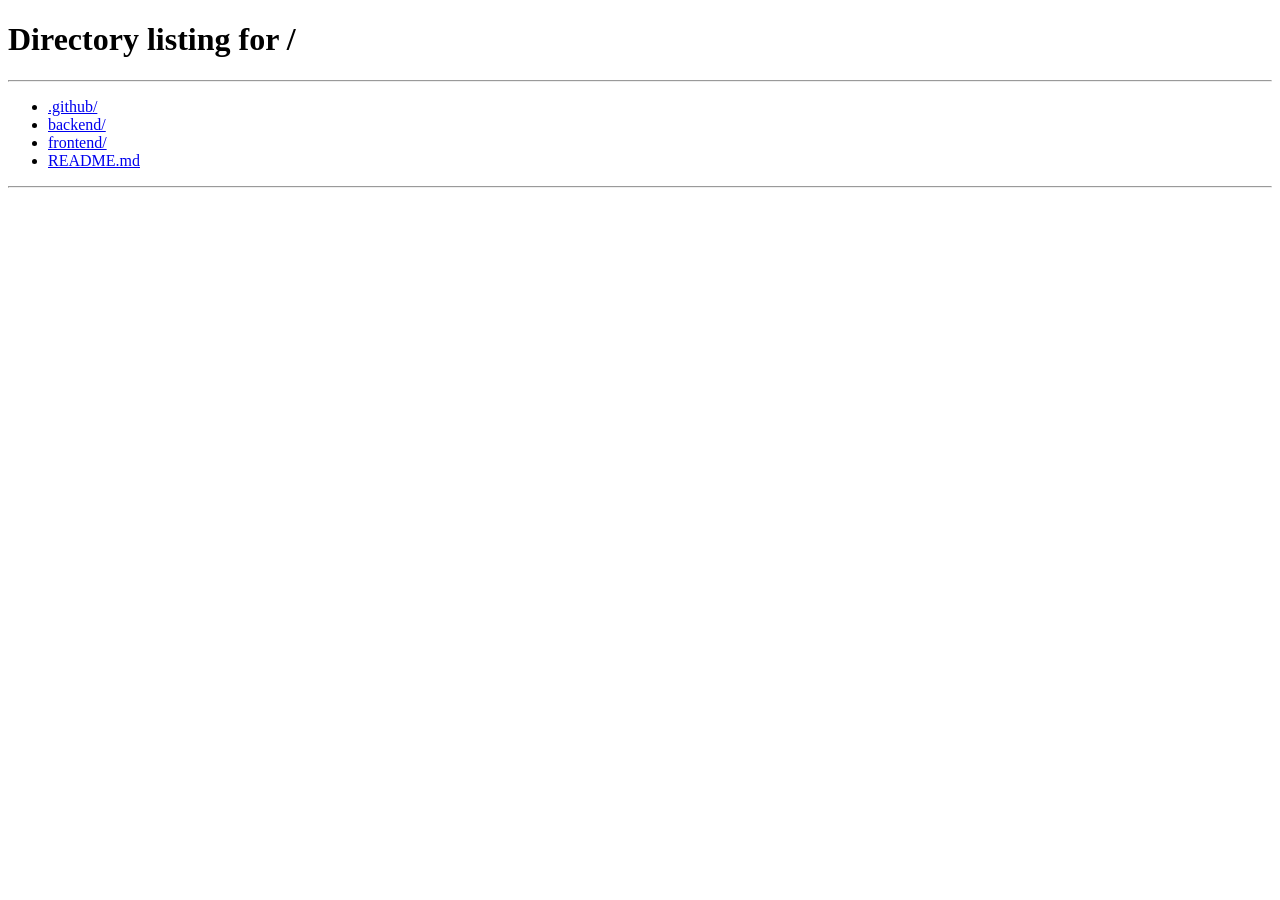
<file: frontend/index.html>
<!DOCTYPE html>
<html lang="en">
<head>
    <meta charset="UTF-8">
    <meta name="viewport" content="width=device-width, initial-scale=1.0">
    <title>Smart Digital Library</title>
    <link rel="stylesheet" href="style.css">
    <script>
        if (!localStorage.getItem("library_token") &&
            !sessionStorage.getItem("library_token") &&
            !localStorage.getItem("token")) {
            window.location.replace("/");
        }
    </script>
</head>

<body>

<header class="navbar">
    <div class="nav-container">
        <a href="index.html" class="brand">
            <span class="brand-icon">📚</span>
            <span>
                <strong>Smart Library</strong>
                <small>Digital Knowledge Platform</small>
            </span>
        </a>

        <nav class="nav-links">
            <a href="index.html" class="active">Home</a>
            <a href="books.html">Books</a>
            <a href="ai.html">AI Assistant</a>
            <a href="#features">Features</a>
        </nav>

        <a href="login.html" class="nav-login">Login →</a>
    </div>
</header>

<main>

<section class="hero">
    <div class="hero-glow"></div>

    <div class="hero-content">

        <div class="hero-text">
            <div class="logged-user" data-user-name></div>
            <div class="eyebrow">✦ AI-POWERED DIGITAL LIBRARY</div>

            <h1>
                Your Digital Library,
                <span>Smarter.</span>
            </h1>

            <p>
                Discover books, search intelligently and get personalized
                assistance with our modern AI-powered library platform.
            </p>

            <div class="hero-actions">
                <a href="books.html" class="btn btn-primary">
                    Explore Books →
                </a>

                <a href="ai.html" class="btn btn-secondary">
                    🤖 Ask AI Assistant
                </a>
            </div>

            <div class="hero-trust">
                <span>✓ Smart Search</span>
                <span>✓ AI Assistance</span>
                <span>✓ Digital Management</span>
            </div>
        </div>

        <div class="hero-visual">
            <div class="dashboard-card">
                <div class="dashboard-top">
                    <span>Library Overview</span>
                    <span class="status-dot">● Live</span>
                </div>

                <div class="mini-stats">
                    <div>
                        <span>📚</span>
                        <strong id="heroBooks">—</strong>
                        <small>Total Books</small>
                    </div>

                    <div>
                        <span>🤖</span>
                        <strong>AI</strong>
                        <small>Assistant</small>
                    </div>

                    <div>
                        <span>🔎</span>
                        <strong>24/7</strong>
                        <small>Search</small>
                    </div>
                </div>

                <div class="activity-box">
                    <div class="activity-header">
                        <strong>Popular Collection</strong>
                        <a href="books.html">View all</a>
                    </div>

                    <div class="book-preview">
                        <div class="book-cover blue-cover">PY</div>
                        <div>
                            <strong>Python Crash Course</strong>
                            <small>Programming · Available</small>
                        </div>
                        <span>›</span>
                    </div>

                    <div class="book-preview">
                        <div class="book-cover purple-cover">AI</div>
                        <div>
                            <strong>Artificial Intelligence</strong>
                            <small>Computer Science · Available</small>
                        </div>
                        <span>›</span>
                    </div>

                    <div class="ai-preview">
                        <div class="ai-avatar">🤖</div>
                        <div>
                            <strong>AI Assistant</strong>
                            <small>Ask me about your library</small>
                        </div>
                        <a href="ai.html">Chat</a>
                    </div>
                </div>
            </div>
        </div>

    </div>
</section>

<section class="account-dashboard" id="accountDashboard">
    <div class="account-dashboard-header">
        <div>
            <span class="section-label">MY ACCOUNT</span>
            <h2>Your borrowed books</h2>
            <p id="accountSummary">Loading your account information...</p>
        </div>
        <a href="books.html" class="btn btn-primary">Explore Books →</a>
    </div>
    <div id="accountLoans" class="account-loan-table"></div>
</section>

<section class="stats-section">
    <div class="stats-grid">
        <div class="stat-card">
            <span>📚</span>
            <strong id="totalBooks">—</strong>
            <small>Books Available</small>
        </div>

        <div class="stat-card">
            <span>🔎</span>
            <strong>Smart</strong>
            <small>Book Search</small>
        </div>

        <div class="stat-card">
            <span>🤖</span>
            <strong>AI</strong>
            <small>Library Assistant</small>
        </div>

        <div class="stat-card">
            <span>⚡</span>
            <strong>24/7</strong>
            <small>Digital Access</small>
        </div>
    </div>
</section>

<section class="section" id="features">
    <div class="section-heading">
        <span class="section-label">POWERFUL FEATURES</span>
        <h2>Everything you need to manage knowledge.</h2>
        <p>Simple, intelligent and designed for modern digital libraries.</p>
    </div>

    <div class="feature-grid">

        <a href="books.html" class="feature-card">
            <div class="feature-icon blue">📚</div>
            <h3>Smart Book Collection</h3>
            <p>Browse, search and filter books from the live library database.</p>
            <span>Explore Books →</span>
        </a>

        <a href="ai.html" class="feature-card">
            <div class="feature-icon purple">🤖</div>
            <h3>AI Library Assistant</h3>
            <p>Ask questions and get intelligent help finding books and information.</p>
            <span>Talk to AI →</span>
        </a>

        <a href="login.html" class="feature-card">
            <div class="feature-icon green">🔐</div>
            <h3>Secure Authentication</h3>
            <p>Login and manage your digital library account securely.</p>
            <span>Login →</span>
        </a>

        <div class="feature-card">
            <div class="feature-icon orange">⚡</div>
            <h3>Fast Search</h3>
            <p>Find books by title, author, category and ISBN in seconds.</p>
            <span>Search faster →</span>
        </div>

    </div>
</section>

<section class="cta-section">
    <div>
        <span class="section-label">READY TO EXPLORE?</span>
        <h2>Start your smarter library journey.</h2>
        <p>Discover your next book or ask our AI assistant.</p>
    </div>

    <div class="cta-actions">
        <a href="books.html" class="btn btn-primary">Browse Books</a>
        <a href="ai.html" class="btn btn-light">Ask AI 🤖</a>
    </div>
</section>

</main>

<footer>
    <div class="footer-inner">
        <div class="brand">
            <span class="brand-icon">📚</span>
            <strong>Smart Digital Library</strong>
        </div>

        <div>
            <a href="index.html">Home</a>
            <a href="books.html">Books</a>
            <a href="ai.html">AI Assistant</a>
            <a href="login.html">Login</a>
        </div>

        <p>© 2026 Smart Digital Library Management System</p>
    </div>
</footer>

<script src="session.js"></script>
<script src="script.js"></script>

</body>
</html>
</file>
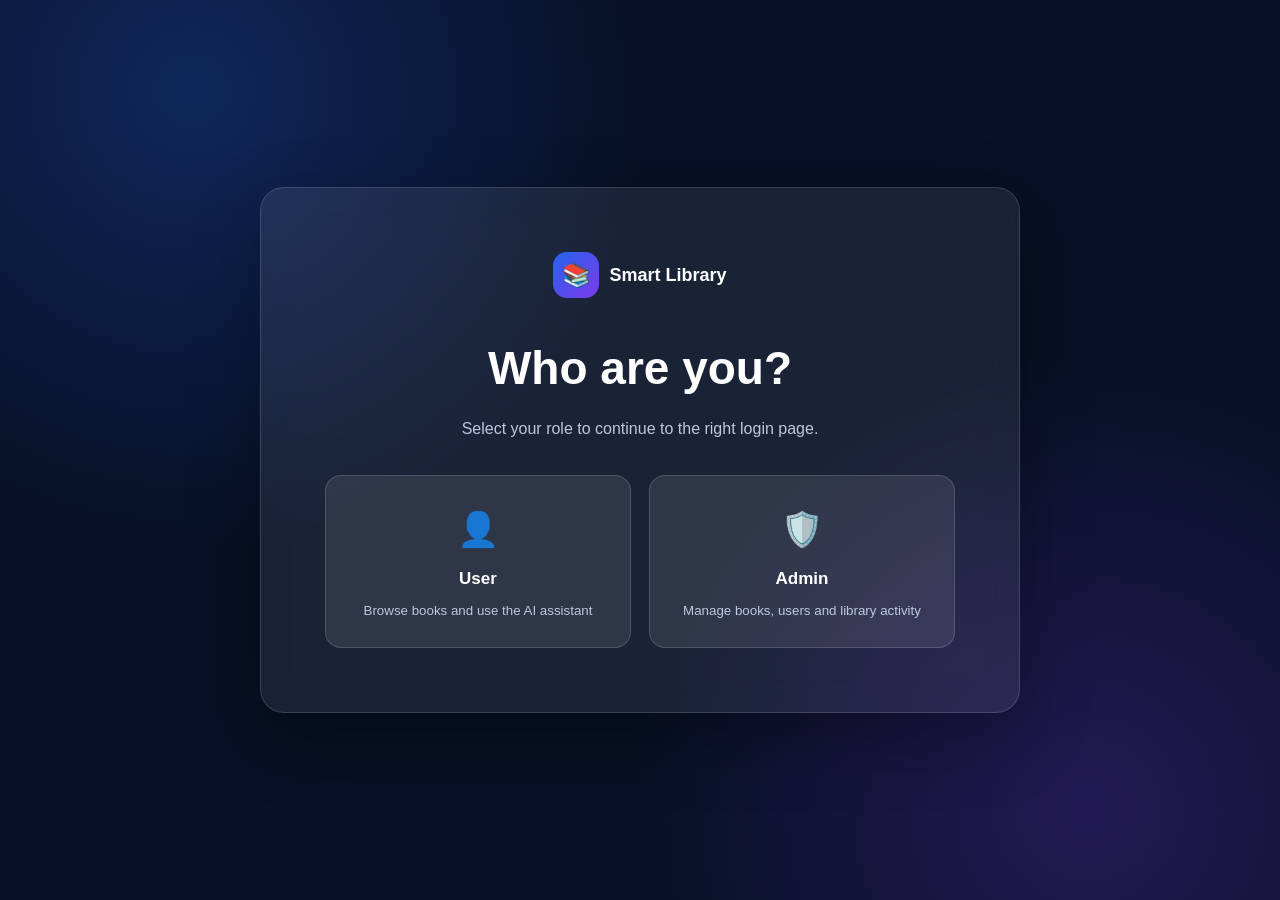
<file: frontend/admin.html>
<!DOCTYPE html>
<html lang="en">
<head>
    <meta charset="UTF-8">
    <meta name="viewport" content="width=device-width, initial-scale=1.0">

    <title>Admin Dashboard - Smart Library</title>

    <link rel="stylesheet" href="style.css">
</head>

<body class="admin-body">

<div id="adminApp">

    <aside class="admin-sidebar">

        <div class="admin-logo">
            <div class="admin-logo-icon">📚</div>

            <div>
                <strong>Smart Library</strong>
                <small>ADMIN PANEL</small>
            </div>
        </div>

        <nav class="admin-nav">

            <button class="admin-nav-item active"
                    onclick="showAdminSection('dashboard', this)">
                <span>▦</span>
                Dashboard
            </button>

            <button class="admin-nav-item"
                    onclick="showAdminSection('users', this)">
                <span>👥</span>
                Users
            </button>

            <button class="admin-nav-item"
                    onclick="showAdminSection('books', this)">
                <span>📚</span>
                Books
            </button>

            <button class="admin-nav-item"
                    onclick="showAdminSection('activity', this)">
                <span>⚡</span>
                Activity
            </button>

            <button class="admin-nav-item"
                    onclick="showAdminSection('loans', this)">
                <span>📋</span>
                Borrowed Books
            </button>

        </nav>

        <div class="admin-sidebar-bottom">

            <a href="index.html" class="admin-home-link">
                ← Back to Library
            </a>

            <button onclick="adminLogout()" class="admin-logout">
                ⎋ Logout
            </button>

        </div>

    </aside>


    <main class="admin-main">

        <header class="admin-topbar">

            <div>
                <span class="admin-eyebrow">SMART LIBRARY / ADMIN</span>
                <h1 id="adminPageTitle">Dashboard</h1>
            </div>

            <div class="admin-profile">

                <div class="admin-avatar">A</div>

                <div>
                    <strong id="adminName">Administrator</strong>
                    <small>System Administrator</small>
                </div>

            </div>

        </header>


        <div id="adminMessage" class="admin-message"></div>


        <!-- DASHBOARD -->

        <section id="dashboardSection" class="admin-section active">

            <div class="admin-stat-grid">

                <div class="admin-stat-card">
                    <div class="stat-icon">👥</div>
                    <div>
                        <small>Total Users</small>
                        <strong id="statUsers">—</strong>
                    </div>
                </div>

                <div class="admin-stat-card">
                    <div class="stat-icon">📚</div>
                    <div>
                        <small>Book Titles</small>
                        <strong id="statBooks">—</strong>
                    </div>
                </div>

                <div class="admin-stat-card">
                    <div class="stat-icon">📦</div>
                    <div>
                        <small>Total Copies</small>
                        <strong id="statCopies">—</strong>
                    </div>
                </div>

                <div class="admin-stat-card">
                    <div class="stat-icon">✓</div>
                    <div>
                        <small>Available Copies</small>
                        <strong id="statAvailable">—</strong>
                    </div>
                </div>

            </div>


            <div class="admin-dashboard-grid">

                <div class="admin-panel">

                    <div class="admin-panel-header">
                        <div>
                            <span>RECENT USERS</span>
                            <h2>New Accounts</h2>
                        </div>

                        <button onclick="showAdminSectionByName('users')">
                            View All
                        </button>
                    </div>

                    <div id="recentUsers" class="admin-list"></div>

                </div>


                <div class="admin-panel">

                    <div class="admin-panel-header">
                        <div>
                            <span>RECENT BOOKS</span>
                            <h2>Library Updates</h2>
                        </div>

                        <button onclick="showAdminSectionByName('books')">
                            Manage
                        </button>
                    </div>

                    <div id="recentBooks" class="admin-list"></div>

                </div>

            </div>

        </section>


        <!-- USERS -->

        <section id="usersSection" class="admin-section">

            <div class="admin-panel">

                <div class="admin-panel-header">

                    <div>
                        <span>USER MANAGEMENT</span>
                        <h2>Registered Users</h2>
                    </div>

                    <div class="admin-search">
                        <input
                            id="userSearch"
                            type="text"
                            placeholder="Search users..."
                            oninput="loadUsers()"
                        >
                    </div>

                </div>

                <div class="admin-table-wrapper">

                    <table class="admin-table">

                        <thead>
                            <tr>
                                <th>ID</th>
                                <th>User</th>
                                <th>Email</th>
                                <th>Password</th>
                                <th>Created</th>
                                <th>Action</th>
                            </tr>
                        </thead>

                        <tbody id="usersTable"></tbody>

                    </table>

                </div>

            </div>

        </section>


        <!-- BOOKS -->

        <section id="booksSection" class="admin-section">

            <div class="admin-panel">

                <div class="admin-panel-header">

                    <div>
                        <span>BOOK MANAGEMENT</span>
                        <h2>Library Collection</h2>
                    </div>

                    <div class="admin-actions">

                        <input
                            id="bookSearch"
                            type="text"
                            placeholder="Search books..."
                            oninput="loadAdminBooks()"
                        >

                        <button class="admin-primary-btn"
                                onclick="openBookModal()">
                            + Add Book
                        </button>

                    </div>

                </div>

                <div class="admin-table-wrapper">

                    <table class="admin-table">

                        <thead>
                            <tr>
                                <th>ID</th>
                                <th>Book</th>
                                <th>Author</th>
                                <th>Category</th>
                                <th>Copies</th>
                                <th>Available</th>
                                <th>Actions</th>
                            </tr>
                        </thead>

                        <tbody id="booksTable"></tbody>

                    </table>

                </div>

            </div>

        </section>


        <!-- ACTIVITY -->

        <section id="activitySection" class="admin-section">

            <div class="admin-panel">

                <div class="admin-panel-header">
                    <div>
                        <span>AUDIT LOG</span>
                        <h2>Admin Activity</h2>
                    </div>
                </div>

                <div id="activityList" class="activity-list"></div>
                <h2>Fine Payment Receipts</h2>
                <div class="admin-table-wrapper">
                    <table class="admin-table">
                        <thead><tr><th>User</th><th>Book</th><th>Amount</th><th>Method</th><th>Reference</th><th>Status</th><th>Date</th></tr></thead>
                        <tbody id="paymentsTable"></tbody>
                    </table>
                </div>

            </div>

        </section>

        <section id="loansSection" class="admin-section">
            <div class="admin-panel">
                <div class="admin-panel-header">
                    <div>
                        <span>LOAN MANAGEMENT</span>
                        <h2>All Borrowed Books</h2>
                    </div>
                </div>
                <div class="admin-table-wrapper">
                    <table class="admin-table">
                        <thead><tr>
                            <th>User</th><th>Book</th><th>Borrowed</th>
                            <th>Duration</th><th>Due Date</th><th>Status</th><th>Fine</th>
                        </tr></thead>
                        <tbody id="loansTable"></tbody>
                    </table>
                </div>
            </div>
        </section>

    </main>

</div>


<!-- BOOK MODAL -->

<div id="bookModal" class="admin-modal">

    <div class="admin-modal-card">

        <div class="admin-modal-header">

            <div>
                <span>LIBRARY COLLECTION</span>
                <h2 id="bookModalTitle">Add New Book</h2>
            </div>

            <button onclick="closeBookModal()">×</button>

        </div>

        <form id="bookForm">

            <input type="hidden" id="bookId">

            <div class="admin-form-grid">

                <label>
                    Title
                    <input id="bookTitle" required>
                </label>

                <label>
                    Author
                    <input id="bookAuthor" required>
                </label>

                <label>
                    Category
                    <input id="bookCategory">
                </label>

                <label>
                    Language
                    <input id="bookLanguage" value="English">
                </label>

                <label>
                    ISBN
                    <input id="bookIsbn">
                </label>

                <label>
                    Quantity
                    <input id="bookQuantity"
                           type="number"
                           min="1"
                           value="1"
                           required>
                </label>

            </div>

            <label class="admin-full-field">
                Description
                <textarea id="bookDescription"
                          rows="4"></textarea>
            </label>

            <div class="admin-modal-actions">

                <button type="button"
                        class="admin-cancel-btn"
                        onclick="closeBookModal()">
                    Cancel
                </button>

                <button type="submit"
                        class="admin-primary-btn">
                    Save Book
                </button>

            </div>

        </form>

    </div>

</div>


<script src="admin.js"></script>

</body>
</html>
</file>
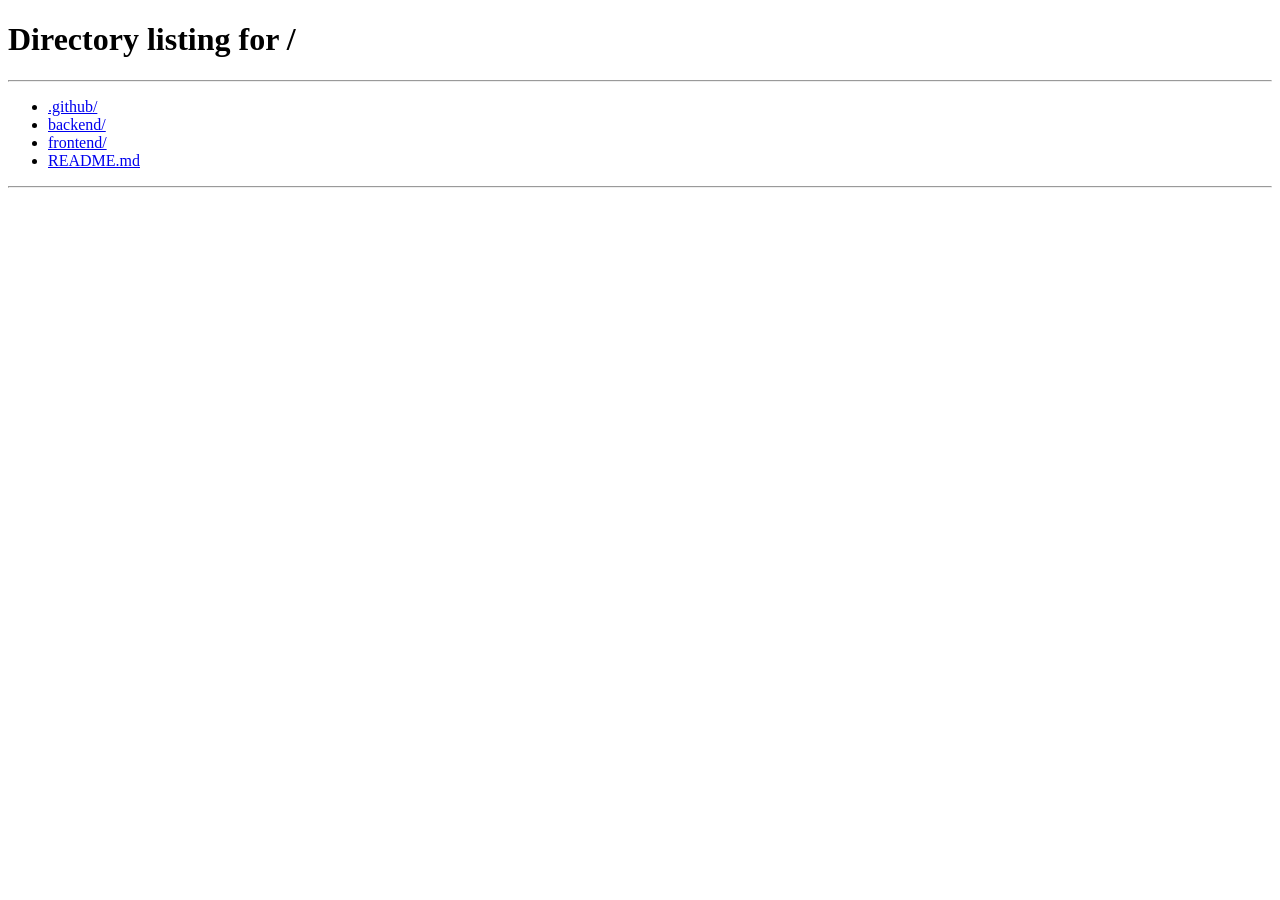
<file: frontend/ai.html>
<!DOCTYPE html>
<html lang="en">
<head>
    <meta charset="UTF-8">
    <meta name="viewport" content="width=device-width, initial-scale=1.0">
    <title>AI Assistant - Smart Digital Library</title>
    <link rel="stylesheet" href="style.css">
    <script>
        if (!localStorage.getItem("library_token") &&
            !sessionStorage.getItem("library_token") &&
            !localStorage.getItem("token")) {
            window.location.replace("/");
        }
    </script>
</head>

<body>

<header class="navbar light-nav">
    <div class="nav-container">
        <a href="index.html" class="brand dark-brand">
            <span class="brand-icon">📚</span>
            <span>
                <strong>Smart Library</strong>
                <small>Digital Knowledge Platform</small>
            </span>
        </a>

        <nav class="nav-links">
            <a href="index.html">Home</a>
            <a href="books.html">Books</a>
            <a href="ai.html" class="active">AI Assistant</a>
        </nav>

        <a href="login.html" class="nav-login">Login →</a>
    </div>
</header>

<main class="ai-page">

<section class="ai-hero">

    <div class="ai-intro">
        <span class="section-label">SMART LIBRARY AI</span>

        <h1>
            Meet your
            <span>AI Library Assistant.</span>
        </h1>

        <p>
            Ask about books, authors, categories or find the right
            book for your learning journey.
        </p>

        <div class="ai-suggestions">
            <button onclick="askSuggestion('Which Python books are available?')">
                🐍 Python books
            </button>

            <button onclick="askSuggestion('Show me Computer Science books')">
                💻 Computer Science
            </button>

            <button onclick="askSuggestion('Recommend a book for learning AI')">
                🤖 AI recommendation
            </button>
        </div>
    </div>

    <div class="ai-robot">
        <div class="robot-glow"></div>
        <div class="robot">🤖</div>
        <span>AI ONLINE</span>
    </div>

</section>

<section class="chat-wrapper">

    <div class="chat-header">
        <div class="chat-agent">
            <div class="ai-avatar">🤖</div>
            <div>
                <strong>Library AI</strong>
                <small><span></span> Ready to help</small>
            </div>
        </div>

        <button onclick="clearChat()">New Chat +</button>
    </div>

    <div id="chatMessages" class="chat-messages">

        <div class="message ai-message">
            <div class="message-avatar">🤖</div>
            <div class="message-content">
                <strong>Library AI</strong>
                <p>
                    Hello! 👋 I'm your Smart Library Assistant.
                    Ask me about books, authors, categories or recommendations.
                </p>
            </div>
        </div>

    </div>

    <div class="chat-input-area">
        <input
            id="chatInput"
            type="text"
            placeholder="Ask something about your library..."
        >

        <button onclick="sendMessage()">➤</button>
    </div>

</section>

</main>

<footer>
    <div class="footer-inner">
        <div class="brand dark-brand">
            <span class="brand-icon">📚</span>
            <strong>Smart Digital Library</strong>
        </div>
        <p>AI-powered learning and discovery.</p>
    </div>
</footer>

<script src="session.js"></script>
<script src="ai.js"></script>

</body>
</html>
</file>
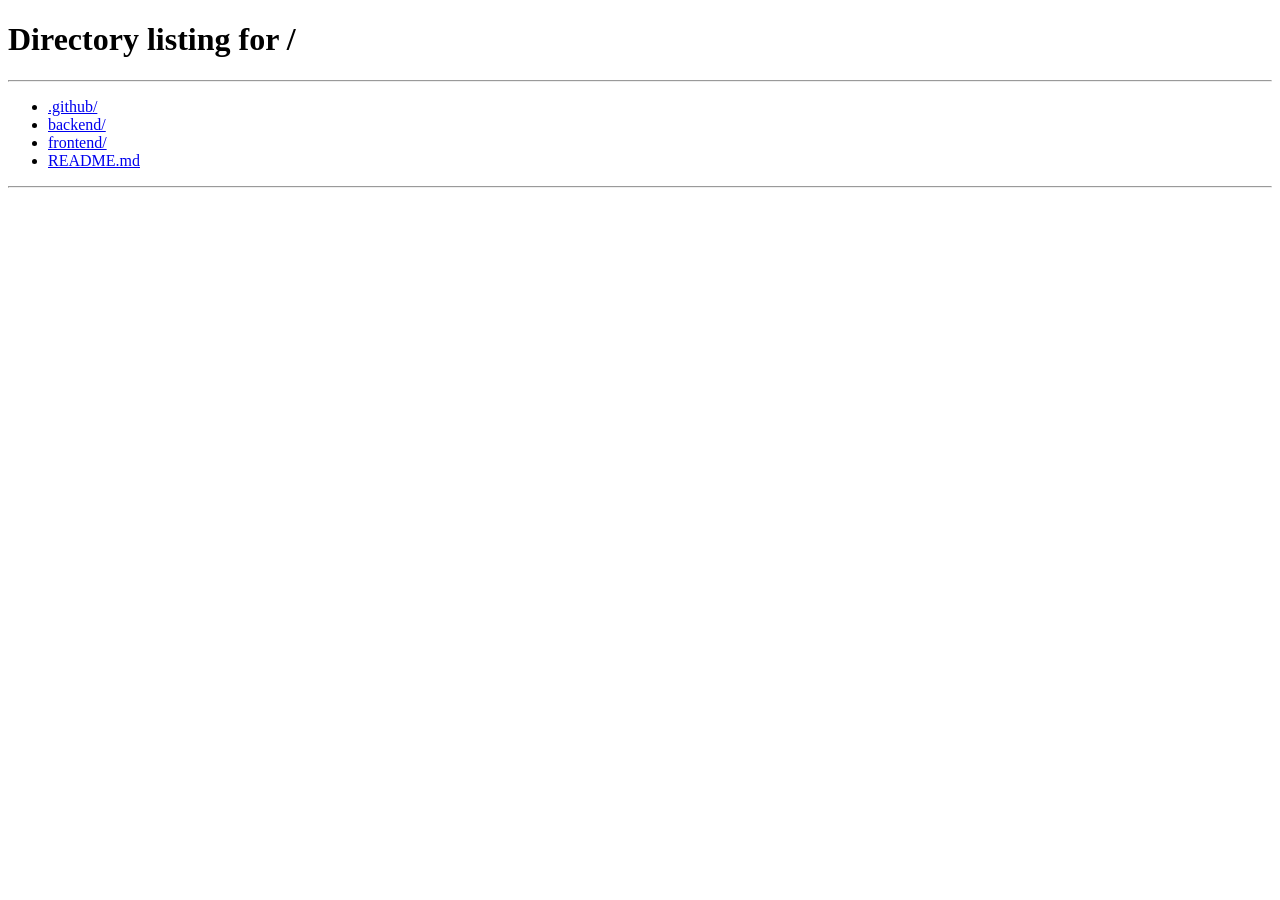
<file: frontend/books.html>
<!DOCTYPE html>
<html lang="en">
<head>
    <meta charset="UTF-8">
    <meta name="viewport" content="width=device-width, initial-scale=1.0">
    <title>Books - Smart Digital Library</title>
    <link rel="stylesheet" href="style.css">
    <script>
        if (!localStorage.getItem("library_token") &&
            !sessionStorage.getItem("library_token") &&
            !localStorage.getItem("token")) {
            window.location.replace("/");
        }
    </script>
</head>

<body>

<header class="navbar light-nav">
    <div class="nav-container">
        <a href="index.html" class="brand dark-brand">
            <span class="brand-icon">📚</span>
            <span>
                <strong>Smart Library</strong>
                <small>Digital Knowledge Platform</small>
            </span>
        </a>

        <nav class="nav-links">
            <a href="index.html">Home</a>
            <a href="books.html" class="active">Books</a>
            <a href="ai.html">AI Assistant</a>
        </nav>

        <a href="login.html" class="nav-login">Login →</a>
    </div>
</header>

<main class="page">

<section class="page-hero">
    <div>
        <span class="section-label">LIBRARY COLLECTION</span>
        <h1>Explore Our <span>Books</span></h1>
        <p>Search thousands of possibilities and discover your next book.</p>
    </div>

    <a href="ai.html" class="btn btn-primary">🤖 Ask AI</a>
</section>

<section id="myLoansPanel" class="library-panel loans-panel featured-loans-panel">
    <div class="loans-highlight">
        <div>
            <span class="section-label">YOUR LIBRARY DASHBOARD</span>
            <h2>My Borrowed Books <span id="loansCount"></span></h2>
            <p>Track your books, due dates, remaining days and fines in one place.</p>
        </div>
        <div class="loans-quota" aria-label="Borrowing quota">
            <strong id="loansQuota">0/4</strong>
            <small>active books</small>
        </div>
    </div>
    <div id="loansList"><p class="muted">Loading your borrowed books...</p></div>
</section>

<section class="library-panel">

    <div class="search-bar">
        <span>🔎</span>
        <input
            id="searchInput"
            type="text"
            placeholder="Search by title, author or ISBN..."
            list="bookSearchSuggestions"
            autocomplete="off"
            aria-label="Search books by title, author, category or ISBN"
        >
        <datalist id="bookSearchSuggestions"></datalist>
        <button onclick="applyFilters()">Search</button>
    </div>
    <p id="searchHint" class="search-hint">
        Smart search checks title, author, category, language and ISBN.
    </p>

    <div class="filter-row">

        <select id="categoryFilter">
            <option value="">All Categories</option>
            <option value="Computer Science">Computer Science</option>
        </select>

        <select id="languageFilter">
            <option value="">All Languages</option>
            <option value="English">English</option>
        </select>

        <button class="filter-clear" onclick="clearFilters()">Clear</button>

        <button class="refresh-btn" onclick="loadBooks()">↻ Refresh</button>

    </div>

    <div id="message"></div>

    <div class="books-toolbar">
        <div>
            <strong>Library Collection</strong>
            <span id="booksCount">Loading...</span>
        </div>
    </div>

    <div id="booksGrid" class="books-grid"></div>

</section>

</main>

<div id="loginPrompt" class="login-prompt" role="dialog" aria-modal="true"
     aria-labelledby="loginPromptTitle">
    <div class="login-prompt-card">
        <button type="button" class="login-prompt-close"
                onclick="closeLoginPrompt()" aria-label="Close">×</button>
        <div class="login-prompt-icon">🔐</div>
        <h2 id="loginPromptTitle">Please log in</h2>
        <p>You must log in before borrowing a book.</p>
        <div class="login-prompt-actions">
            <button type="button" class="btn btn-secondary"
                    onclick="closeLoginPrompt()">Cancel</button>
            <button type="button" class="btn btn-primary"
                    onclick="continueToLogin()">OK</button>
        </div>
    </div>
</div>

<footer>
    <div class="footer-inner">
        <div class="brand dark-brand">
            <span class="brand-icon">📚</span>
            <strong>Smart Digital Library</strong>
        </div>

        <p>Smart books. Smart search. Smarter learning.</p>
    </div>
</footer>

<script src="session.js"></script>
<script src="books.js"></script>

</body>
</html>
</file>
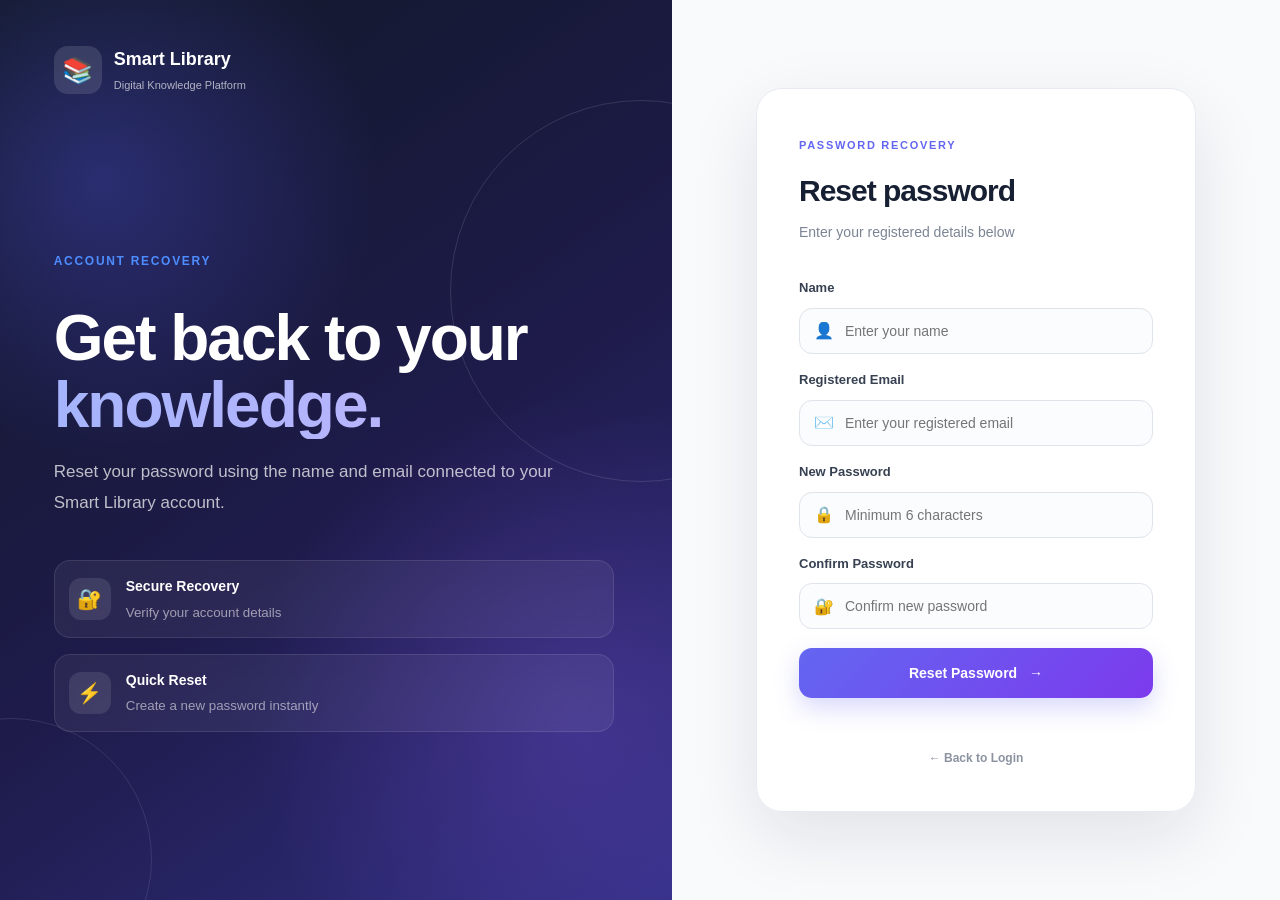
<file: frontend/forgot-password.html>
<!DOCTYPE html>
<html lang="en">
<head>
    <meta charset="UTF-8">
    <meta name="viewport" content="width=device-width, initial-scale=1.0">
    <title>Reset Password | Smart Digital Library</title>
    <link rel="stylesheet" href="style.css">
</head>

<body class="auth-page">

<div class="auth-layout">

    <div class="auth-showcase">

        <a href="index.html" class="auth-brand">
            <span>📚</span>
            <div>
                <strong>Smart Library</strong>
                <small>Digital Knowledge Platform</small>
            </div>
        </a>

        <div class="auth-showcase-content">

            <span class="section-label">ACCOUNT RECOVERY</span>

            <h1>
                Get back to your
                <span>knowledge.</span>
            </h1>

            <p>
                Reset your password using the name and email
                connected to your Smart Library account.
            </p>

            <div class="auth-benefits">

                <div>
                    <span>🔐</span>
                    <div>
                        <strong>Secure Recovery</strong>
                        <small>Verify your account details</small>
                    </div>
                </div>

                <div>
                    <span>⚡</span>
                    <div>
                        <strong>Quick Reset</strong>
                        <small>Create a new password instantly</small>
                    </div>
                </div>

            </div>

        </div>

    </div>

    <div class="auth-form-area">

        <div class="auth-card">

            <div class="mobile-auth-logo">🔐</div>

            <span class="auth-mini-label">PASSWORD RECOVERY</span>

            <h2>Reset password</h2>

            <p class="auth-subtitle">
                Enter your registered details below
            </p>

            <form id="forgotForm">

                <label for="name">Name</label>

                <div class="auth-input">
                    <span>👤</span>
                    <input
                        type="text"
                        id="name"
                        placeholder="Enter your name"
                        required
                    >
                </div>

                <label for="email">Registered Email</label>

                <div class="auth-input">
                    <span>✉️</span>
                    <input
                        type="email"
                        id="email"
                        placeholder="Enter your registered email"
                        required
                    >
                </div>

                <label for="newPassword">New Password</label>

                <div class="auth-input">
                    <span>🔒</span>
                    <input
                        type="password"
                        id="newPassword"
                        placeholder="Minimum 6 characters"
                        minlength="6"
                        required
                    >
                </div>

                <label for="confirmPassword">Confirm Password</label>

                <div class="auth-input">
                    <span>🔐</span>
                    <input
                        type="password"
                        id="confirmPassword"
                        placeholder="Confirm new password"
                        minlength="6"
                        required
                    >
                </div>

                <button type="submit" class="auth-submit">
                    Reset Password <span>→</span>
                </button>

            </form>

            <div id="message" class="auth-message"></div>

            <a href="login.html" class="back-home">
                ← Back to Login
            </a>

        </div>

    </div>

</div>

<script>
const API_URL = "http://localhost:5000";

document.getElementById("forgotForm").addEventListener("submit", async function(e) {

    e.preventDefault();

    const name = document.getElementById("name").value.trim();
    const email = document.getElementById("email").value.trim();
    const newPassword = document.getElementById("newPassword").value;
    const confirmPassword = document.getElementById("confirmPassword").value;
    const message = document.getElementById("message");

    if (newPassword !== confirmPassword) {
        message.className = "auth-message error";
        message.textContent = "Passwords do not match.";
        return;
    }

    if (newPassword.length < 6) {
        message.className = "auth-message error";
        message.textContent = "Password must be at least 6 characters.";
        return;
    }

    message.className = "auth-message";
    message.textContent = "Verifying account...";

    try {

        const response = await fetch(`${API_URL}/api/forgot-password`, {
            method: "POST",
            headers: {
                "Content-Type": "application/json"
            },
            body: JSON.stringify({
                name: name,
                email: email,
                new_password: newPassword
            })
        });

        const data = await response.json();

        if (!response.ok) {
            message.className = "auth-message error";
            message.textContent = data.message || "Password reset failed.";
            return;
        }

        message.className = "auth-message success";
        message.textContent = data.message;

        setTimeout(() => {
            window.location.href = "login.html";
        }, 1200);

    } catch (error) {

        console.error(error);

        message.className = "auth-message error";
        message.textContent = "Unable to connect to backend.";
    }
});
</script>

</body>
</html>
</file>
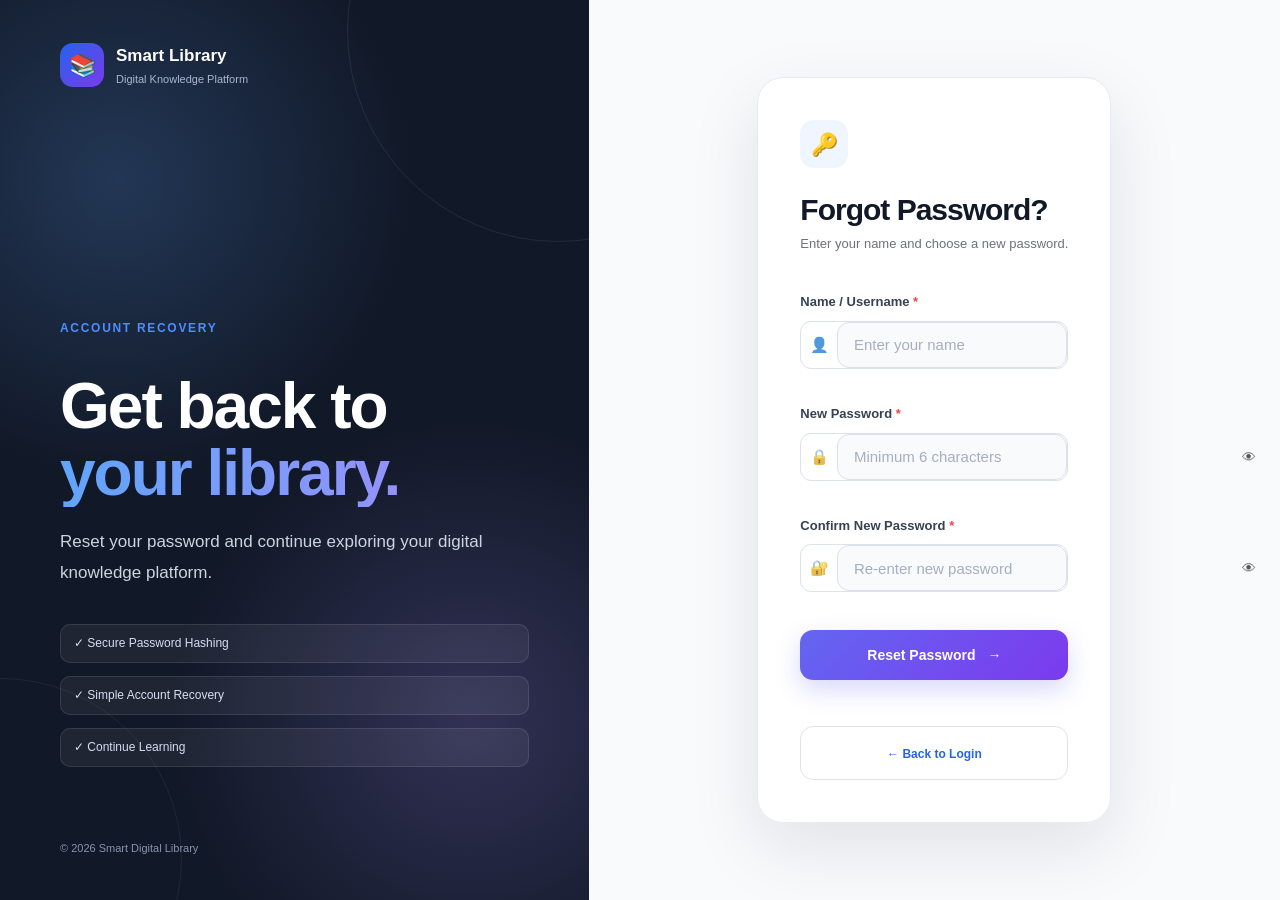
<file: frontend/forgot.html>
<!DOCTYPE html>
<html lang="en">
<head>
    <meta charset="UTF-8">
    <meta name="viewport" content="width=device-width, initial-scale=1.0">
    <title>Reset Password - Smart Digital Library</title>
    <link rel="stylesheet" href="style.css">
</head>

<body class="auth-page">

<div class="auth-shell">

    <div class="auth-brand-panel">

        <a href="index.html" class="auth-logo">
            <span>📚</span>
            <div>
                <strong>Smart Library</strong>
                <small>Digital Knowledge Platform</small>
            </div>
        </a>

        <div class="auth-brand-content">

            <span class="section-label">ACCOUNT RECOVERY</span>

            <h1>
                Get back to
                <span>your library.</span>
            </h1>

            <p>
                Reset your password and continue exploring
                your digital knowledge platform.
            </p>

            <div class="auth-points">
                <div>✓ Secure Password Hashing</div>
                <div>✓ Simple Account Recovery</div>
                <div>✓ Continue Learning</div>
            </div>

        </div>

        <div class="auth-brand-footer">
            © 2026 Smart Digital Library
        </div>

    </div>


    <div class="auth-form-panel">

        <div class="auth-card">

            <div class="auth-heading">
                <span class="auth-icon">🔑</span>
                <h2>Forgot Password?</h2>
                <p>Enter your name and choose a new password.</p>
            </div>


            <form id="forgotForm">

                <div class="form-group">

                    <label for="username">
                        Name / Username <span>*</span>
                    </label>

                    <div class="input-wrap">
                        <span>👤</span>

                        <input
                            type="text"
                            id="username"
                            placeholder="Enter your name"
                            required
                        >
                    </div>

                </div>


                <div class="form-group">

                    <label for="newPassword">
                        New Password <span>*</span>
                    </label>

                    <div class="input-wrap">
                        <span>🔒</span>

                        <input
                            type="password"
                            id="newPassword"
                            placeholder="Minimum 6 characters"
                            minlength="6"
                            required
                        >

                        <button
                            type="button"
                            class="password-toggle"
                            onclick="togglePassword('newPassword', this)"
                        >👁</button>
                    </div>

                </div>


                <div class="form-group">

                    <label for="confirmPassword">
                        Confirm New Password <span>*</span>
                    </label>

                    <div class="input-wrap">
                        <span>🔐</span>

                        <input
                            type="password"
                            id="confirmPassword"
                            placeholder="Re-enter new password"
                            minlength="6"
                            required
                        >

                        <button
                            type="button"
                            class="password-toggle"
                            onclick="togglePassword('confirmPassword', this)"
                        >👁</button>
                    </div>

                </div>


                <button type="submit" class="auth-submit">
                    Reset Password <span>→</span>
                </button>

            </form>


            <div id="message" class="auth-message"></div>

            <div class="create-account">
                <a href="login.html">
                    ← Back to Login
                </a>
            </div>

        </div>

    </div>

</div>

<script src="auth.js"></script>

</body>
</html>
</file>
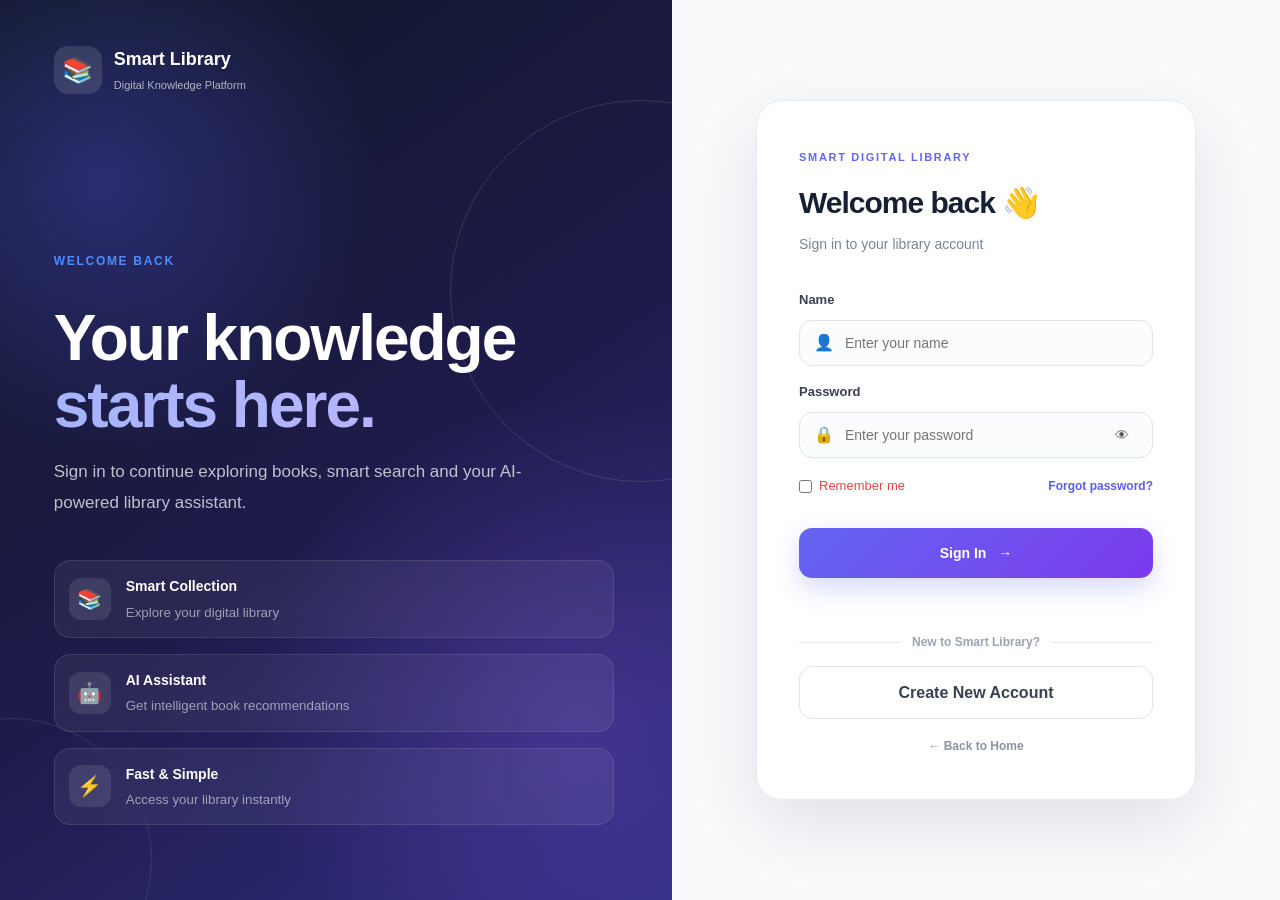
<file: frontend/login.html>
<!DOCTYPE html>
<html lang="en">
<head>
    <meta charset="UTF-8">
    <meta name="viewport" content="width=device-width, initial-scale=1.0">
    <title>Login | Smart Digital Library</title>
    <link rel="stylesheet" href="style.css">
</head>

<body class="auth-page">

<div class="auth-layout">

    <div class="auth-showcase">

        <a href="index.html" class="auth-brand">
            <span>📚</span>
            <div>
                <strong>Smart Library</strong>
                <small>Digital Knowledge Platform</small>
            </div>
        </a>

        <div class="auth-showcase-content">
            <span class="section-label">WELCOME BACK</span>

            <h1>
                Your knowledge
                <span>starts here.</span>
            </h1>

            <p>
                Sign in to continue exploring books, smart search
                and your AI-powered library assistant.
            </p>

            <div class="auth-benefits">
                <div>
                    <span>📚</span>
                    <div>
                        <strong>Smart Collection</strong>
                        <small>Explore your digital library</small>
                    </div>
                </div>

                <div>
                    <span>🤖</span>
                    <div>
                        <strong>AI Assistant</strong>
                        <small>Get intelligent book recommendations</small>
                    </div>
                </div>

                <div>
                    <span>⚡</span>
                    <div>
                        <strong>Fast & Simple</strong>
                        <small>Access your library instantly</small>
                    </div>
                </div>
            </div>
        </div>

    </div>

    <div class="auth-form-area">

        <div class="auth-card">

            <div class="mobile-auth-logo">📚</div>

            <span class="auth-mini-label">SMART DIGITAL LIBRARY</span>

            <h2>Welcome back 👋</h2>

            <p class="auth-subtitle">
                Sign in to your library account
            </p>

            <form id="loginForm">

                <label for="name">Name</label>

                <div class="auth-input">
                    <span>👤</span>
                    <input
                        type="text"
                        id="name"
                        placeholder="Enter your name"
                        autocomplete="username"
                        required
                    >
                </div>

                <label for="password">Password</label>

                <div class="auth-input">
                    <span>🔒</span>
                    <input
                        type="password"
                        id="password"
                        placeholder="Enter your password"
                        autocomplete="current-password"
                        required
                    >
                    <button type="button" class="password-toggle" onclick="togglePassword()">👁</button>
                </div>

                <div class="auth-options">
                    <label class="remember">
                        <input type="checkbox" id="remember">
                        <span>Remember me</span>
                    </label>

                    <a href="forgot-password.html">Forgot password?</a>
                </div>

                <button type="submit" class="auth-submit">
                    Sign In <span>→</span>
                </button>

            </form>

            <div id="message" class="auth-message"></div>

            <div class="auth-divider">
                <span>New to Smart Library?</span>
            </div>

            <a href="register.html" class="create-account">
                Create New Account
            </a>

            <a href="index.html" class="back-home">
                ← Back to Home
            </a>

        </div>

    </div>

</div>

<script>
const API_URL = "http://localhost:5000";

function togglePassword() {
    const input = document.getElementById("password");

    if (!input) return;

    input.type =
        input.type === "password" ? "text" : "password";
}

document.getElementById("loginForm").addEventListener("submit", async function(e) {

    e.preventDefault();

    const name = document.getElementById("name").value.trim();
    const password = document.getElementById("password").value;
    const message = document.getElementById("message");
    const remember = document.getElementById("remember");

    message.className = "auth-message";
    message.textContent = "Signing in...";

    if (!name || !password) {
        message.className = "auth-message error";
        message.textContent = "Name and password are required.";
        return;
    }

    try {

        const response = await fetch(`${API_URL}/api/login`, {
            method: "POST",
            headers: {
                "Content-Type": "application/json"
            },
            body: JSON.stringify({
                name: name,
                password: password
            })
        });

        const data = await response.json().catch(() => ({}));

        if (!response.ok) {
            message.className = "auth-message error";
            message.textContent =
                data.message || "Login failed.";
            return;
        }

        const storage =
            remember && remember.checked
                ? localStorage
                : sessionStorage;
        const otherStorage =
            storage === localStorage ? sessionStorage : localStorage;

        otherStorage.removeItem("library_token");
        otherStorage.removeItem("library_name");
        otherStorage.removeItem("library_username");
        otherStorage.removeItem("library_email");
        otherStorage.removeItem("is_admin");
        otherStorage.removeItem("token");

        storage.setItem("library_token", data.token);
        storage.setItem(
            "library_name",
            data.name || data.username
        );
        storage.setItem(
            "library_username",
            data.username || ""
        );
        storage.setItem(
            "library_email",
            data.email || ""
        );
        storage.setItem(
            "is_admin",
            data.is_admin ? "true" : "false"
        );

        /*
         * Keep the original token keys for compatibility
         * with existing frontend code.
         */
        if (remember && remember.checked) {
            localStorage.setItem("token", data.token);
            localStorage.setItem(
                "username",
                data.username || ""
            );
        }

        message.className = "auth-message success";
        message.textContent =
            "Login successful! Redirecting...";

        setTimeout(() => {

            const nextPage = new URLSearchParams(window.location.search).get("next");

            if (nextPage === "books.html") {
                window.location.href = "books.html";
            } else if (data.is_admin) {
                window.location.href = "admin.html";
            } else {
                window.location.href = "index.html";
            }

        }, 700);

    } catch (error) {

        console.error("Login error:", error);

        message.className = "auth-message error";
        message.textContent =
            "Unable to connect to backend.";
    }
});
</script>

</body>
</html>
</file>
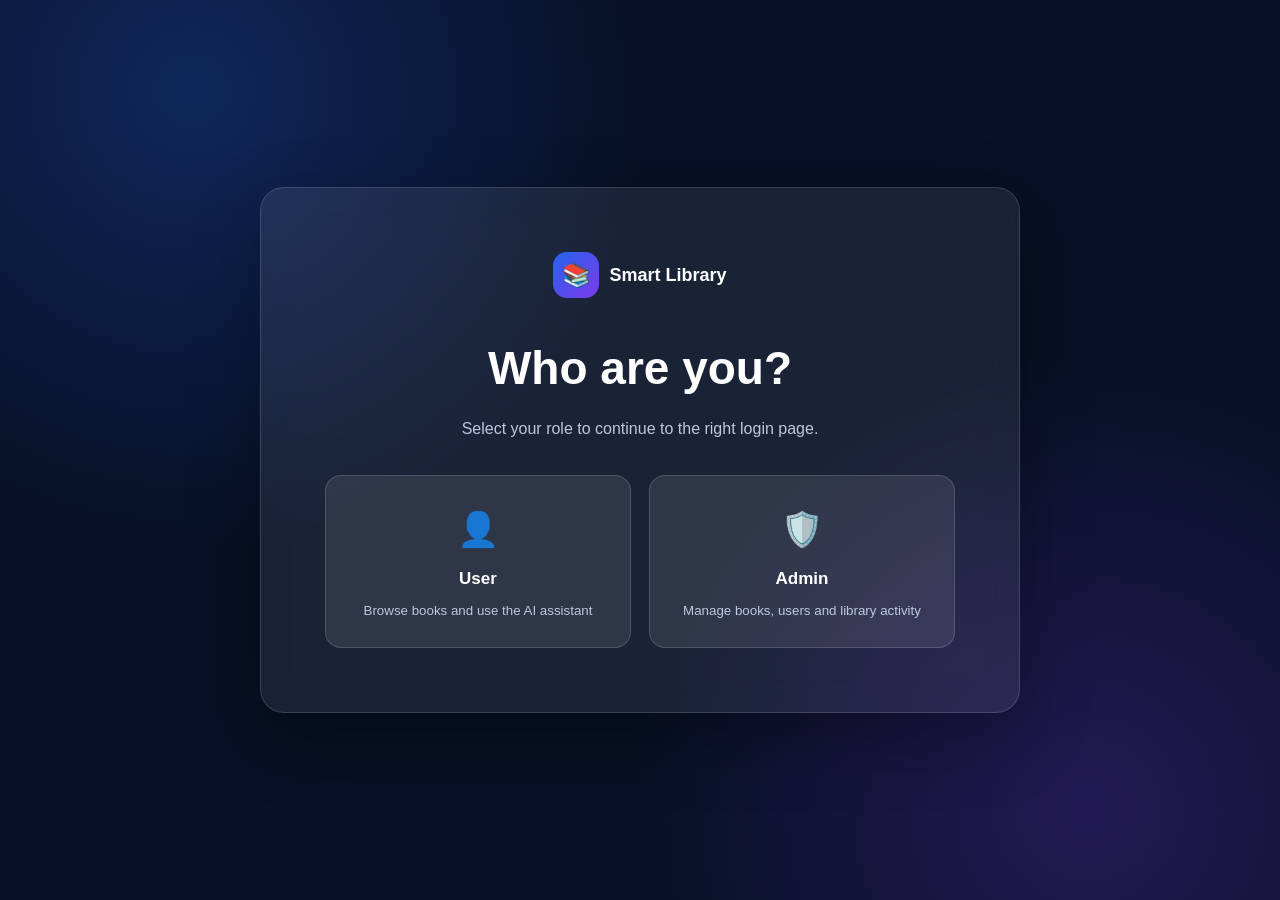
<file: frontend/welcome.html>
<!DOCTYPE html>
<html lang="en">
<head>
    <meta charset="UTF-8">
    <meta name="viewport" content="width=device-width, initial-scale=1.0">
    <title>Welcome | Smart Digital Library</title>
    <link rel="stylesheet" href="style.css">
    <style>
        .role-page {
            min-height: 100vh;
            display: grid;
            place-items: center;
            padding: 32px 20px;
            background:
                radial-gradient(circle at 15% 10%, rgba(37, 99, 235, .28), transparent 34%),
                radial-gradient(circle at 85% 90%, rgba(124, 58, 237, .24), transparent 34%),
                #071024;
        }

        .role-card {
            width: min(760px, 100%);
            padding: clamp(30px, 6vw, 64px);
            text-align: center;
            color: white;
            background: rgba(255, 255, 255, .08);
            border: 1px solid rgba(255, 255, 255, .14);
            border-radius: 24px;
            box-shadow: 0 24px 70px rgba(0, 0, 0, .3);
            backdrop-filter: blur(18px);
        }

        .role-brand {
            display: inline-flex;
            align-items: center;
            gap: 10px;
            margin-bottom: 34px;
            font-size: 18px;
            font-weight: 700;
        }

        .role-brand span {
            display: grid;
            width: 46px;
            height: 46px;
            place-items: center;
            border-radius: 14px;
            background: linear-gradient(135deg, #2563eb, #7c3aed);
            font-size: 23px;
        }

        .role-card h1 {
            margin-bottom: 10px;
            font-size: clamp(30px, 5vw, 46px);
        }

        .role-card > p {
            margin-bottom: 34px;
            color: #bdc8df;
        }

        .role-options {
            display: grid;
            grid-template-columns: repeat(2, 1fr);
            gap: 18px;
        }

        .role-option {
            display: flex;
            flex-direction: column;
            align-items: center;
            gap: 8px;
            padding: 26px 18px;
            color: white;
            background: rgba(255, 255, 255, .09);
            border: 1px solid rgba(255, 255, 255, .15);
            border-radius: 16px;
            transition: transform .2s, background .2s, border-color .2s;
        }

        .role-option:hover {
            transform: translateY(-4px);
            background: rgba(37, 99, 235, .3);
            border-color: rgba(147, 197, 253, .7);
        }

        .role-icon {
            font-size: 34px;
        }

        .role-option strong {
            font-size: 17px;
        }

        .role-option small {
            color: #bdc8df;
        }

        @media (max-width: 520px) {
            .role-options {
                grid-template-columns: 1fr;
            }
        }
    </style>
</head>
<body class="role-page">
    <main class="role-card">
        <div class="role-brand"><span>📚</span> Smart Library</div>
        <h1>Who are you?</h1>
        <p>Select your role to continue to the right login page.</p>

        <div class="role-options">
            <a class="role-option" href="login.html?role=user">
                <span class="role-icon">👤</span>
                <strong>User</strong>
                <small>Browse books and use the AI assistant</small>
            </a>
            <a class="role-option" href="login.html?role=admin">
                <span class="role-icon">🛡️</span>
                <strong>Admin</strong>
                <small>Manage books, users and library activity</small>
            </a>
        </div>
    </main>
</body>
</html>
</file>
<file: frontend/style.css>
* {
    margin: 0;
    padding: 0;
    box-sizing: border-box;
}

html {
    scroll-behavior: smooth;
}

body {
    font-family: Inter, Arial, sans-serif;
    color: #172033;
    background: #f6f8fc;
    line-height: 1.6;
}

a {
    text-decoration: none;
    color: inherit;
}

button,
input,
select {
    font-family: inherit;
}

button {
    cursor: pointer;
}

button:disabled {
    cursor: not-allowed;
    opacity: .5;
}

.loans-panel {
    margin-top: 24px;
}

.account-dashboard {
    width: min(1180px, calc(100% - 40px));
    margin: 32px auto 32px;
    padding: 0;
    overflow: hidden;
    border: 1px solid #cbd8f7;
    border-radius: 22px;
    background: white;
    box-shadow: 0 18px 45px rgba(46, 67, 135, .14);
    position: relative;
    z-index: 1;
}

.account-dashboard-header {
    display: flex;
    align-items: center;
    justify-content: space-between;
    gap: 20px;
    padding: 26px 30px;
    color: white;
    background: linear-gradient(120deg, #172b68, #5146b8);
}

.account-dashboard-header .section-label {
    color: #d7deff;
}

.account-dashboard-header h2 {
    margin: 4px 0;
    font-size: 28px;
}

.account-dashboard-header p {
    margin: 0;
    color: #dce4ff;
    font-size: 13px;
}

.account-loan-table {
    overflow-x: auto;
    padding: 0 24px 18px;
}

.account-loan-head,
.account-loan-row {
    display: grid;
    grid-template-columns: minmax(210px, 1.5fr) 115px 115px 100px 145px 70px;
    align-items: center;
    gap: 18px;
    min-width: 850px;
}

.account-loan-head {
    padding: 17px 8px 11px;
    color: #98a2b3;
    font-size: 10px;
    font-weight: 800;
    letter-spacing: .8px;
}

.account-loan-row {
    padding: 16px 8px;
    border-top: 1px solid #edf0f6;
    color: #475467;
    font-size: 12px;
}

.account-loan-entry {
    border-top: 1px solid #edf0f6;
}

.account-loan-entry .account-loan-row {
    border-top: 0;
}

.account-payment-actions {
    padding: 0 8px 12px;
    text-align: right;
}

.account-payment-actions button {
    padding: 8px 13px;
    font-size: 11px;
}

.account-payment-panel {
    display: grid;
    gap: 9px;
    margin: 0 8px 16px;
    padding: 15px;
    border: 1px solid #f1d38b;
    border-radius: 12px;
    background: #fffaf0;
}

.account-payment-panel[hidden] {
    display: none;
}

.account-payment-panel strong {
    color: #7a4b00;
    font-size: 13px;
}

.account-payment-panel small {
    color: #806b4a;
    font-size: 11px;
}

.account-payment-panel input {
    min-height: 38px;
    padding: 0 11px;
    border: 1px solid #e2d2ad;
    border-radius: 8px;
    background: white;
}

.account-payment-choice {
    display: flex;
    flex-wrap: wrap;
    gap: 9px;
}

.account-payment-choice .btn,
.account-payment-panel > .btn {
    padding: 9px 13px;
    font-size: 11px;
}

.account-payment-qr {
    width: 180px;
    height: 180px;
    border-radius: 10px;
    background: white;
}

.account-book {
    display: flex;
    align-items: center;
    gap: 10px;
    color: #172b68;
}

.account-book-icon {
    display: grid;
    width: 36px;
    height: 36px;
    place-items: center;
    border-radius: 10px;
    background: #eef2ff;
    font-size: 18px;
}

.account-loan-status {
    width: max-content;
    padding: 6px 10px;
    border-radius: 999px;
    font-size: 11px;
    font-weight: 700;
}

.account-loan-status.on-time,
.fine-clear {
    color: #067647;
}

.account-loan-status.on-time {
    background: #ecfdf3;
}

.account-loan-status.overdue,
.fine-due {
    color: #b42318;
}

.account-loan-status.overdue {
    background: #fef3f2;
}

@media (max-width: 700px) {
    .account-dashboard-header {
        align-items: flex-start;
        flex-direction: column;
    }
}

.featured-loans-panel {
    overflow: hidden;
    border: 1px solid #c7d7ff;
    background: linear-gradient(135deg, #f5f8ff 0%, #eef4ff 55%, #f9f6ff 100%);
    box-shadow: 0 14px 35px rgba(65, 85, 160, .12);
}

.loans-highlight {
    display: flex;
    align-items: center;
    justify-content: space-between;
    gap: 20px;
    padding: 22px 24px;
    background: linear-gradient(120deg, #172b68, #4f46b5);
    color: white;
}

.loans-highlight .section-label {
    color: #cdd7ff;
}

.loans-highlight h2 {
    margin: 5px 0 4px;
    font-size: 25px;
}

.loans-highlight h2 span {
    color: #cdd7ff;
    font-size: 14px;
    font-weight: 500;
}

.loans-highlight p {
    margin: 0;
    color: #dbe3ff;
    font-size: 13px;
}

.loans-quota {
    min-width: 92px;
    padding: 12px;
    border: 1px solid rgba(255,255,255,.3);
    border-radius: 14px;
    background: rgba(255,255,255,.13);
    text-align: center;
}

.loans-quota strong,
.loans-quota small {
    display: block;
}

.loans-quota strong {
    font-size: 24px;
}

.loans-quota small {
    color: #dbe3ff;
    font-size: 11px;
}

.featured-loans-panel #loansList {
    padding: 4px 24px 18px;
}

.featured-loans-panel #loansList::before {
    display: grid;
    grid-template-columns: 1.4fr 105px 105px 1fr auto;
    gap: 16px;
    padding: 14px 0 8px 49px;
    color: #98a2b3;
    content: "BOOK                         BORROWED       DUE DATE       STATUS";
    font-size: 10px;
    font-weight: 800;
    letter-spacing: 1px;
}

.featured-loans-panel .loan-row {
    padding: 18px 0;
}

.fine-payment {
    display: grid;
    grid-template-columns: auto 1fr;
    gap: 7px 10px;
    width: 100%;
    margin-top: 14px;
    padding: 13px;
    border: 1px solid #f1d38b;
    border-radius: 12px;
    background: #fffaf0;
}

.fine-payment strong,
.fine-payment img,
.fine-payment small,
.fine-payment select,
.fine-payment input,
.fine-payment button {
    grid-column: 1 / -1;
}

.fine-payment img {
    width: 100px;
    height: 100px;
    border-radius: 8px;
}

@media (max-width: 760px) {
    .loans-highlight {
        align-items: flex-start;
        flex-direction: column;
    }

    .featured-loans-panel #loansList::before {
        display: none;
    }

    .loan-row {
        display: grid;
        grid-template-columns: 1fr 1fr;
        gap: 14px;
    }

    .loan-book-cell,
    .loan-status-cell,
    .fine-payment,
    .loan-return-btn {
        grid-column: 1 / -1;
    }
}

.loan-row {
    display: flex;
    align-items: flex-start;
    gap: 16px;
    padding: 14px 0;
    border-bottom: 1px solid #e8edf5;
}

.loan-book-cell {
    display: flex;
    align-items: center;
    gap: 11px;
    flex: 1.4;
    min-width: 180px;
}

.loan-book-icon {
    display: grid;
    width: 38px;
    height: 38px;
    place-items: center;
    flex: 0 0 38px;
    border-radius: 11px;
    background: #e9efff;
    font-size: 19px;
}

.loan-book-cell strong,
.loan-book-cell small,
.loan-date-cell strong,
.loan-date-cell small,
.loan-status-cell small {
    display: block;
}

.loan-book-cell strong {
    color: #172b68;
    font-size: 14px;
}

.loan-date-cell,
.loan-status-cell {
    min-width: 105px;
}

.loan-date-cell small,
.loan-status-cell small {
    color: #7b879d;
    font-size: 10px;
    text-transform: uppercase;
    letter-spacing: .4px;
}

.loan-date-cell strong {
    margin-top: 3px;
    color: #344054;
    font-size: 12px;
}

.loan-status {
    display: inline-block;
    padding: 5px 9px;
    border-radius: 999px;
    font-size: 11px;
    font-weight: 700;
    white-space: nowrap;
}

.loan-status.on-time {
    color: #067647;
    background: #ecfdf3;
}

.loan-status.overdue {
    color: #b42318;
    background: #fef3f2;
}

.loan-return-btn {
    margin-left: auto;
    white-space: nowrap;
}

.loan-row small, .muted {
    display: block;
    color: #68748b;
    font-size: 12px;
}

.borrow-btn {
    width: 100%;
    margin-top: 14px;
}

.login-prompt {
    display: none;
    position: fixed;
    inset: 0;
    z-index: 100;
    align-items: center;
    justify-content: center;
    padding: 20px;
    background: rgba(16, 24, 40, .55);
}

.login-prompt.open {
    display: flex;
}

.login-prompt-card {
    position: relative;
    width: min(390px, 100%);
    padding: 30px;
    border-radius: 18px;
    background: white;
    text-align: center;
    box-shadow: 0 20px 60px rgba(16, 24, 40, .25);
}

.login-prompt-icon {
    margin-bottom: 10px;
    font-size: 34px;
}

.login-prompt-card h2 {
    margin-bottom: 7px;
}

.login-prompt-card p {
    color: #667085;
    font-size: 14px;
}

.login-prompt-close {
    position: absolute;
    top: 12px;
    right: 14px;
    border: 0;
    background: transparent;
    color: #667085;
    font-size: 24px;
}

.login-prompt-actions {
    display: flex;
    justify-content: center;
    gap: 10px;
    margin-top: 22px;
}

/* NAVBAR */

.navbar {
    width: 100%;
    position: absolute;
    top: 0;
    z-index: 20;
    background: rgba(7, 15, 36, .78);
    backdrop-filter: blur(18px);
    border-bottom: 1px solid rgba(255,255,255,.08);
}

.light-nav {
    position: relative;
    background: white;
    border-bottom: 1px solid #e8edf5;
}

.nav-container {
    width: min(1180px, 92%);
    height: 76px;
    margin: auto;
    display: flex;
    align-items: center;
    justify-content: space-between;
    gap: 30px;
}

.brand {
    display: flex;
    align-items: center;
    gap: 10px;
    color: white;
}

.dark-brand {
    color: #172033;
}

.brand-icon {
    width: 42px;
    height: 42px;
    display: grid;
    place-items: center;
    border-radius: 13px;
    background: linear-gradient(135deg,#2563eb,#7c3aed);
    color: white;
    font-size: 21px;
}

.brand strong {
    display: block;
    font-size: 15px;
}

.brand small {
    display: block;
    font-size: 10px;
    color: #98a4bd;
}

.dark-brand small {
    color: #8792a8;
}

.nav-links {
    display: flex;
    gap: 28px;
}

.nav-links a {
    color: #cbd4e7;
    font-size: 13px;
    font-weight: 600;
    transition: .25s;
}

.light-nav .nav-links a {
    color: #68748b;
}

.nav-links a:hover,
.nav-links a.active {
    color: #2563eb;
}

.nav-login {
    padding: 10px 18px;
    border-radius: 9px;
    background: #2563eb;
    color: white;
    font-size: 12px;
    font-weight: 700;
    box-shadow: 0 8px 20px rgba(37,99,235,.22);
}

/* HERO */

.hero {
    min-height: 730px;
    position: relative;
    overflow: hidden;
    background:
        radial-gradient(circle at 78% 20%, rgba(59,130,246,.26), transparent 30%),
        radial-gradient(circle at 20% 85%, rgba(124,58,237,.22), transparent 30%),
        linear-gradient(135deg,#061126,#0d1d42 55%,#151f49);
}

.hero-glow {
    position: absolute;
    width: 500px;
    height: 500px;
    right: -150px;
    top: 80px;
    border: 1px solid rgba(255,255,255,.08);
    border-radius: 50%;
}

.hero-content {
    width: min(1180px,92%);
    min-height: 730px;
    margin: auto;
    padding-top: 76px;
    display: grid;
    grid-template-columns: 1fr 1fr;
    align-items: center;
    gap: 70px;
    position: relative;
    z-index: 2;
}

.hero-text {
    color: white;
}

.eyebrow,
.section-label {
    display: inline-block;
    color: #4d8dff;
    font-size: 11px;
    font-weight: 800;
    letter-spacing: 1.6px;
    margin-bottom: 15px;
}

.eyebrow {
    color: #8db6ff;
}

.hero h1 {
    font-size: clamp(42px,5vw,68px);
    line-height: 1.08;
    letter-spacing: -2px;
    margin-bottom: 24px;
}

.hero h1 span,
.page-hero h1 span,
.ai-intro h1 span {
    display: block;
    background: linear-gradient(90deg,#60a5fa,#a78bfa);
    -webkit-background-clip: text;
    color: transparent;
}

.hero-text > p {
    max-width: 580px;
    color: #aebbd4;
    font-size: 16px;
    margin-bottom: 30px;
}

.hero-actions,
.cta-actions {
    display: flex;
    gap: 12px;
    flex-wrap: wrap;
}

.btn {
    display: inline-flex;
    justify-content: center;
    align-items: center;
    min-height: 45px;
    padding: 0 20px;
    border-radius: 10px;
    font-size: 12px;
    font-weight: 800;
    transition: .25s;
}

.btn-primary {
    color: white;
    background: #2563eb;
    box-shadow: 0 12px 25px rgba(37,99,235,.28);
}

.btn-primary:hover {
    transform: translateY(-2px);
}

.btn-secondary {
    color: white;
    border: 1px solid rgba(255,255,255,.16);
    background: rgba(255,255,255,.06);
}

.btn-light {
    background: white;
    color: #172033;
}

.hero-trust {
    display: flex;
    gap: 18px;
    margin-top: 25px;
    color: #94a5c3;
    font-size: 11px;
}

/* HERO DASHBOARD */

.dashboard-card {
    padding: 22px;
    border: 1px solid rgba(255,255,255,.12);
    border-radius: 22px;
    background: rgba(255,255,255,.08);
    backdrop-filter: blur(20px);
    box-shadow: 0 30px 80px rgba(0,0,0,.25);
}

.dashboard-top,
.activity-header {
    display: flex;
    justify-content: space-between;
    align-items: center;
}

.dashboard-top {
    color: white;
    font-size: 12px;
    margin-bottom: 18px;
}

.status-dot {
    color: #4ade80;
    font-size: 10px;
}

.mini-stats {
    display: grid;
    grid-template-columns: repeat(3,1fr);
    gap: 10px;
}

.mini-stats > div {
    padding: 16px;
    border-radius: 14px;
    background: rgba(255,255,255,.08);
}

.mini-stats span {
    display: block;
    font-size: 20px;
    margin-bottom: 8px;
}

.mini-stats strong {
    display: block;
    color: white;
    font-size: 20px;
}

.mini-stats small {
    color: #9daac3;
    font-size: 10px;
}

.activity-box {
    margin-top: 12px;
    padding: 17px;
    border-radius: 15px;
    background: white;
}

.activity-header {
    font-size: 11px;
    margin-bottom: 12px;
}

.activity-header a {
    color: #2563eb;
    font-size: 10px;
}

.book-preview {
    display: flex;
    align-items: center;
    gap: 12px;
    padding: 11px;
    border-bottom: 1px solid #edf0f5;
}

.book-preview > div:nth-child(2) {
    flex: 1;
}

.book-preview strong,
.book-preview small {
    display: block;
}

.book-preview strong {
    font-size: 11px;
}

.book-preview small {
    color: #8490a5;
    font-size: 9px;
}

.book-preview > span {
    color: #9aa5b8;
}

.book-cover {
    width: 34px;
    height: 44px;
    border-radius: 6px;
    display: grid;
    place-items: center;
    color: white;
    font-size: 9px;
    font-weight: 900;
}

.blue-cover {
    background: linear-gradient(135deg,#2563eb,#60a5fa);
}

.purple-cover {
    background: linear-gradient(135deg,#7c3aed,#c084fc);
}

.ai-preview {
    display: flex;
    align-items: center;
    gap: 10px;
    margin-top: 12px;
    padding: 12px;
    border-radius: 12px;
    background: #f3f6ff;
}

.ai-avatar {
    width: 35px;
    height: 35px;
    display: grid;
    place-items: center;
    border-radius: 50%;
    background: #e7edff;
}

.ai-preview div:nth-child(2) {
    flex: 1;
}

.ai-preview strong,
.ai-preview small {
    display: block;
}

.ai-preview strong {
    font-size: 10px;
}

.ai-preview small {
    color: #7f8ba0;
    font-size: 9px;
}

.ai-preview a {
    color: #2563eb;
    font-size: 10px;
    font-weight: 800;
}

/* STATS */

.stats-section {
    width: min(1120px,92%);
    margin: 32px auto 0;
    position: relative;
    z-index: 1;
}

.stats-grid {
    display: grid;
    grid-template-columns: repeat(4,1fr);
    background: white;
    border-radius: 18px;
    box-shadow: 0 18px 50px rgba(15,23,42,.1);
    overflow: hidden;
}

.stat-card {
    padding: 25px;
    text-align: center;
    border-right: 1px solid #edf0f5;
}

.stat-card:last-child {
    border: 0;
}

.stat-card span {
    display: block;
    font-size: 22px;
    margin-bottom: 7px;
}

.stat-card strong {
    display: block;
    font-size: 22px;
}

.stat-card small {
    color: #8a95a8;
    font-size: 10px;
}

/* GENERAL SECTION */

.section {
    width: min(1120px,92%);
    margin: auto;
    padding: 110px 0;
}

.section-heading {
    max-width: 650px;
    margin-bottom: 35px;
}

.section-heading h2 {
    font-size: 36px;
    line-height: 1.15;
    letter-spacing: -1px;
    margin-bottom: 10px;
}

.section-heading p {
    color: #7b879b;
    font-size: 14px;
}

.feature-grid {
    display: grid;
    grid-template-columns: repeat(4,1fr);
    gap: 16px;
}

.feature-card {
    padding: 25px;
    min-height: 230px;
    border: 1px solid #e7ebf2;
    border-radius: 17px;
    background: white;
    transition: .25s;
}

.feature-card:hover {
    transform: translateY(-5px);
    box-shadow: 0 18px 40px rgba(15,23,42,.08);
}

.feature-icon {
    width: 48px;
    height: 48px;
    display: grid;
    place-items: center;
    border-radius: 14px;
    margin-bottom: 22px;
}

.feature-icon.blue {
    background: #e8f0ff;
}

.feature-icon.purple {
    background: #f0eaff;
}

.feature-icon.green {
    background: #e7f9ee;
}

.feature-icon.orange {
    background: #fff1df;
}

.feature-card h3 {
    font-size: 15px;
    margin-bottom: 9px;
}

.feature-card p {
    color: #7e899c;
    font-size: 11px;
    margin-bottom: 18px;
}

.feature-card span {
    color: #2563eb;
    font-size: 10px;
    font-weight: 800;
}

/* CTA */

.cta-section {
    width: min(1120px,92%);
    margin: 20px auto 100px;
    padding: 48px;
    display: flex;
    justify-content: space-between;
    align-items: center;
    gap: 30px;
    border-radius: 22px;
    background: linear-gradient(135deg,#0b1834,#172a58);
    color: white;
}

.cta-section h2 {
    font-size: 30px;
    margin-bottom: 8px;
}

.cta-section p {
    color: #aab7d0;
    font-size: 12px;
}

/* PAGE */

.page {
    min-height: calc(100vh - 150px);
    padding-bottom: 80px;
}

.page-hero {
    width: min(1120px,92%);
    margin: auto;
    padding: 65px 0 35px;
    display: flex;
    align-items: end;
    justify-content: space-between;
    gap: 30px;
}

.page-hero h1 {
    font-size: 44px;
    line-height: 1.1;
    letter-spacing: -1px;
}

.page-hero h1 span {
    display: inline;
}

.page-hero p {
    color: #7d899c;
    font-size: 13px;
    margin-top: 8px;
}

/* BOOKS */

.library-panel {
    width: min(1120px,92%);
    margin: auto;
    padding: 25px;
    border: 1px solid #e6eaf1;
    border-radius: 20px;
    background: white;
    box-shadow: 0 15px 45px rgba(15,23,42,.05);
}

.search-bar {
    display: flex;
    align-items: center;
    gap: 10px;
    height: 50px;
    padding: 5px 7px 5px 15px;
    border: 1px solid #dfe5ee;
    border-radius: 11px;
}

.search-bar span {
    color: #8793a8;
}

.search-bar input {
    flex: 1;
    height: 100%;
    border: 0;
    outline: 0;
    font-size: 12px;
}

.search-bar button {
    height: 38px;
    padding: 0 20px;
    border: 0;
    border-radius: 8px;
    background: #2563eb;
    color: white;
    font-size: 11px;
    font-weight: 800;
}

.search-hint {
    margin: 8px 2px 0;
    color: #8793a8;
    font-size: 10px;
}

.filter-row {
    display: flex;
    gap: 10px;
    margin: 15px 0 25px;
}

.filter-row select,
.filter-clear,
.refresh-btn {
    height: 38px;
    padding: 0 13px;
    border: 1px solid #e0e5ed;
    border-radius: 8px;
    background: white;
    color: #5f6b80;
    font-size: 10px;
}

.filter-clear {
    margin-left: auto;
}

.refresh-btn {
    color: #2563eb;
}

.books-toolbar {
    padding-bottom: 15px;
    border-bottom: 1px solid #edf0f5;
}

.books-toolbar strong {
    display: block;
    font-size: 14px;
}

.books-toolbar span {
    color: #8b96a8;
    font-size: 10px;
}

.books-grid {
    display: grid;
    grid-template-columns: repeat(3,1fr);
    gap: 18px;
    margin-top: 20px;
}

.book-card {
    overflow: hidden;
    border: 1px solid #e6eaf1;
    border-radius: 15px;
    background: white;
    transition: .25s;
}

.book-card:hover {
    transform: translateY(-4px);
    box-shadow: 0 15px 35px rgba(15,23,42,.08);
}

.book-cover-large {
    height: 160px;
    display: flex;
    align-items: center;
    justify-content: center;
    flex-direction: column;
    color: white;
}

.book-cover-large span {
    font-size: 42px;
}

.book-cover-large small {
    margin-top: 5px;
    font-size: 9px;
    letter-spacing: 1px;
}

.cover-0 {
    background: linear-gradient(135deg,#1d4ed8,#60a5fa);
}

.cover-1 {
    background: linear-gradient(135deg,#6d28d9,#a78bfa);
}

.cover-2 {
    background: linear-gradient(135deg,#047857,#34d399);
}

.cover-3 {
    background: linear-gradient(135deg,#c2410c,#fb923c);
}

.cover-4 {
    background: linear-gradient(135deg,#334155,#64748b);
}

.book-card-body {
    padding: 18px;
}

.book-tag {
    color: #16a34a;
    font-size: 8px;
    font-weight: 900;
    letter-spacing: .7px;
}

.book-card h2 {
    font-size: 15px;
    margin: 7px 0 3px;
}

.book-author {
    color: #68758a;
    font-size: 10px;
}

.book-description {
    min-height: 50px;
    color: #7d899c;
    font-size: 10px;
    margin: 13px 0;
}

.book-meta {
    display: flex;
    gap: 8px;
    flex-wrap: wrap;
}

.book-meta span {
    padding: 5px 7px;
    border-radius: 6px;
    background: #f5f7fa;
    color: #6d788b;
    font-size: 8px;
}

.book-footer {
    display: flex;
    justify-content: space-between;
    margin-top: 15px;
    padding-top: 12px;
    border-top: 1px solid #edf0f5;
    font-size: 9px;
    color: #788398;
}

.stock-ok {
    color: #16a34a;
}

.stock-no {
    color: #dc2626;
}

.loading-card,
.no-books {
    grid-column: 1/-1;
    padding: 70px;
    text-align: center;
    color: #7d899c;
}

.no-books > div {
    font-size: 40px;
    margin-bottom: 10px;
}

.no-books h3 {
    color: #263147;
}

.error-message {
    padding: 12px;
    margin: 10px 0;
    border-radius: 8px;
    background: #fff1f2;
    color: #dc2626;
    font-size: 11px;
}

.spinner {
    width: 28px;
    height: 28px;
    margin: auto auto 10px;
    border: 3px solid #e4e9f2;
    border-top-color: #2563eb;
    border-radius: 50%;
    animation: spin .8s linear infinite;
}

@keyframes spin {
    to { transform: rotate(360deg); }
}

/* AI */

.ai-page {
    min-height: calc(100vh - 150px);
    padding-bottom: 80px;
}

.ai-hero {
    width: min(1120px,92%);
    margin: auto;
    padding: 65px 0 40px;
    display: grid;
    grid-template-columns: 1fr 280px;
    align-items: center;
    gap: 50px;
}

.ai-intro h1 {
    font-size: 45px;
    line-height: 1.08;
    letter-spacing: -1px;
}

.ai-intro h1 span {
    display: inline;
}

.ai-intro > p {
    max-width: 600px;
    margin: 15px 0 22px;
    color: #7b879b;
    font-size: 13px;
}

.ai-suggestions {
    display: flex;
    gap: 8px;
    flex-wrap: wrap;
}

.ai-suggestions button {
    padding: 8px 12px;
    border: 1px solid #e0e5ee;
    border-radius: 8px;
    background: white;
    color: #526077;
    font-size: 9px;
}

.ai-robot {
    height: 220px;
    display: grid;
    place-items: center;
    position: relative;
    border-radius: 25px;
    background: linear-gradient(135deg,#eef2ff,#f6efff);
}

.robot {
    position: relative;
    z-index: 2;
    font-size: 85px;
    filter: drop-shadow(0 15px 20px rgba(79,70,229,.2));
}

.robot-glow {
    position: absolute;
    width: 140px;
    height: 140px;
    border-radius: 50%;
    background: #dbe4ff;
    filter: blur(10px);
}

.ai-robot > span {
    position: absolute;
    bottom: 18px;
    color: #2563eb;
    font-size: 9px;
    font-weight: 900;
    letter-spacing: 1px;
}

.chat-wrapper {
    width: min(850px,92%);
    height: 570px;
    margin: auto;
    display: flex;
    flex-direction: column;
    border: 1px solid #e2e7ef;
    border-radius: 20px;
    background: white;
    box-shadow: 0 20px 60px rgba(15,23,42,.08);
    overflow: hidden;
}

.chat-header {
    padding: 16px 20px;
    display: flex;
    align-items: center;
    justify-content: space-between;
    border-bottom: 1px solid #edf0f5;
}

.chat-agent {
    display: flex;
    align-items: center;
    gap: 10px;
}

.chat-agent strong,
.chat-agent small {
    display: block;
}

.chat-agent strong {
    font-size: 12px;
}

.chat-agent small {
    color: #8792a6;
    font-size: 9px;
}

.chat-agent small span {
    color: #22c55e;
}

.chat-header button {
    border: 0;
    background: #f1f5ff;
    color: #2563eb;
    padding: 8px 12px;
    border-radius: 7px;
    font-size: 9px;
    font-weight: 800;
}

.chat-messages {
    flex: 1;
    overflow-y: auto;
    padding: 25px;
    background: #fafbfe;
}

.message {
    display: flex;
    gap: 10px;
    margin-bottom: 18px;
    max-width: 80%;
}

.user-message {
    margin-left: auto;
    flex-direction: row-reverse;
}

.message-avatar {
    width: 32px;
    height: 32px;
    flex-shrink: 0;
    display: grid;
    place-items: center;
    border-radius: 10px;
    background: #edf2ff;
}

.user-message .message-avatar {
    background: #2563eb;
}

.message-content {
    padding: 11px 14px;
    border-radius: 12px;
    background: white;
    box-shadow: 0 4px 12px rgba(15,23,42,.04);
}

.user-message .message-content {
    color: white;
    background: #2563eb;
}

.message-content strong {
    display: block;
    margin-bottom: 3px;
    font-size: 9px;
}

.message-content p {
    white-space: normal;
    font-size: 10px;
}

.chat-input-area {
    display: flex;
    gap: 8px;
    padding: 15px;
    border-top: 1px solid #edf0f5;
}

.chat-input-area input {
    flex: 1;
    height: 44px;
    padding: 0 14px;
    border: 1px solid #dfe5ee;
    border-radius: 9px;
    outline: 0;
    font-size: 11px;
}

.chat-input-area button {
    width: 46px;
    border: 0;
    border-radius: 9px;
    background: #2563eb;
    color: white;
    font-size: 17px;
}

.typing {
    display: flex;
    gap: 4px;
    padding: 13px;
}

.typing span {
    width: 6px;
    height: 6px;
    border-radius: 50%;
    background: #8792a6;
    animation: bounce 1s infinite;
}

.typing span:nth-child(2) {
    animation-delay: .15s;
}

.typing span:nth-child(3) {
    animation-delay: .3s;
}

@keyframes bounce {
    50% { transform: translateY(-4px); }
}

/* FOOTER */

footer {
    padding: 30px 0;
    background: white;
    border-top: 1px solid #e8edf4;
}

.footer-inner {
    width: min(1120px,92%);
    margin: auto;
    display: flex;
    justify-content: space-between;
    align-items: center;
    gap: 20px;
}

.footer-inner > div:nth-child(2) {
    display: flex;
    gap: 18px;
}

.footer-inner a,
.footer-inner p {
    color: #8994a7;
    font-size: 9px;
}

/* RESPONSIVE */

@media (max-width: 900px) {

    .hero-content,
    .ai-hero {
        grid-template-columns: 1fr;
    }

    .hero {
        min-height: auto;
    }

    .hero-content {
        min-height: auto;
        padding: 150px 0 90px;
    }

    .hero-visual {
        max-width: 600px;
    }

    .feature-grid {
        grid-template-columns: repeat(2,1fr);
    }

    .books-grid {
        grid-template-columns: repeat(2,1fr);
    }

    .stats-grid {
        grid-template-columns: repeat(2,1fr);
    }

    .stat-card:nth-child(2) {
        border-right: 0;
    }

    .nav-links {
        display: none;
    }
}

@media (max-width: 600px) {

    .hero h1,
    .ai-intro h1,
    .page-hero h1 {
        font-size: 38px;
    }

    .feature-grid,
    .books-grid {
        grid-template-columns: 1fr;
    }

    .stats-grid {
        grid-template-columns: 1fr 1fr;
    }

    .filter-row {
        flex-wrap: wrap;
    }

    .filter-clear {
        margin-left: 0;
    }

    .cta-section,
    .page-hero {
        flex-direction: column;
        align-items: flex-start;
    }

    .footer-inner {
        flex-direction: column;
        align-items: flex-start;
    }
}


/* ============================================================
   AUTHENTICATION PAGES
   ============================================================ */

.auth-page {
    min-height: 100vh;
    background: #f8fafc;
}

.auth-shell {
    min-height: 100vh;
    display: grid;
    grid-template-columns: 46% 54%;
}


/* LEFT BRAND PANEL */

.auth-brand-panel {
    position: relative;
    overflow: hidden;
    display: flex;
    flex-direction: column;
    padding: 42px 8%;
    color: white;
    background:
        radial-gradient(
            circle at 85% 15%,
            rgba(59, 130, 246, 0.35),
            transparent 30%
        ),
        radial-gradient(
            circle at 10% 80%,
            rgba(124, 58, 237, 0.30),
            transparent 32%
        ),
        linear-gradient(
            145deg,
            #061126 0%,
            #0c1b3d 55%,
            #111d45 100%
        );
}

.auth-brand-panel::before {
    content: "";
    position: absolute;
    width: 520px;
    height: 520px;
    border: 1px solid rgba(255,255,255,0.08);
    border-radius: 50%;
    right: -250px;
    top: -180px;
}

.auth-brand-panel::after {
    content: "";
    position: absolute;
    width: 360px;
    height: 360px;
    border: 1px solid rgba(255,255,255,0.06);
    border-radius: 50%;
    left: -180px;
    bottom: -140px;
}

.auth-logo {
    position: relative;
    z-index: 2;
    display: flex;
    align-items: center;
    gap: 12px;
    color: white;
}

.auth-logo > span {
    width: 44px;
    height: 44px;
    display: grid;
    place-items: center;
    border-radius: 13px;
    background: linear-gradient(
        135deg,
        #2563eb,
        #7c3aed
    );
    font-size: 22px;
}

.auth-logo strong {
    display: block;
    font-size: 17px;
}

.auth-logo small {
    display: block;
    margin-top: 2px;
    color: #aab6cf;
    font-size: 11px;
}

.auth-brand-content {
    position: relative;
    z-index: 2;
    max-width: 560px;
    margin: auto 0;
}

.auth-brand-content h1 {
    margin: 18px 0;
    font-size: clamp(40px, 4vw, 62px);
    line-height: 1.08;
    letter-spacing: -2px;
}

.auth-brand-content h1 span {
    display: block;
    background: linear-gradient(
        90deg,
        #60a5fa,
        #a78bfa
    );
    -webkit-background-clip: text;
    background-clip: text;
    color: transparent;
}

.auth-brand-content p {
    max-width: 510px;
    color: #b8c4dc;
    font-size: 15px;
    line-height: 1.8;
}

.auth-points {
    display: flex;
    flex-wrap: wrap;
    gap: 10px;
    margin-top: 28px;
}

.auth-points div {
    padding: 9px 13px;
    border: 1px solid rgba(255,255,255,0.10);
    border-radius: 10px;
    background: rgba(255,255,255,0.06);
    color: #d7def0;
    font-size: 12px;
}

.auth-brand-footer {
    position: relative;
    z-index: 2;
    color: #8794b1;
    font-size: 11px;
}


/* RIGHT FORM */

.auth-form-panel {
    display: flex;
    align-items: center;
    justify-content: center;
    padding: 50px 7%;
    background: #f8fafc;
}

.auth-card {
    width: min(460px, 100%);
    padding: 42px;
    border: 1px solid #e7ebf3;
    border-radius: 22px;
    background: white;
    box-shadow:
        0 24px 70px rgba(15, 23, 42, 0.10);
}

.register-card {
    padding-top: 36px;
    padding-bottom: 36px;
}

.mobile-auth-logo {
    display: none;
}

.auth-heading {
    margin-bottom: 28px;
}

.auth-icon {
    display: inline-grid;
    place-items: center;
    width: 48px;
    height: 48px;
    margin-bottom: 14px;
    border-radius: 14px;
    background: #eff6ff;
    font-size: 22px;
}

.auth-heading h2 {
    margin: 0;
    color: #111827;
    font-size: 28px;
    line-height: 1.2;
}

.auth-heading p {
    margin-top: 8px;
    color: #64748b;
    font-size: 13px;
}


/* FORM */

.form-group {
    margin-bottom: 18px;
}

.form-group label {
    display: block;
    margin-bottom: 7px;
    color: #263247;
    font-size: 12px;
    font-weight: 700;
}

.form-group label span {
    color: #ef4444;
}

.form-group label small {
    color: #94a3b8;
    font-weight: 500;
}

.label-row {
    display: flex;
    align-items: center;
    justify-content: space-between;
}

.label-row a {
    color: #2563eb;
    font-size: 11px;
    font-weight: 600;
}

.label-row a:hover {
    text-decoration: underline;
}

.input-wrap {
    display: flex;
    align-items: center;
    min-height: 48px;
    border: 1px solid #dce2eb;
    border-radius: 11px;
    background: #fff;
    transition: 0.2s;
}

.input-wrap:focus-within {
    border-color: #3b82f6;
    box-shadow:
        0 0 0 4px rgba(59,130,246,0.10);
}

.input-wrap > span {
    width: 42px;
    text-align: center;
    font-size: 15px;
    opacity: 0.75;
}

.input-wrap input {
    width: 100%;
    height: 46px;
    padding: 0 8px;
    border: none;
    outline: none;
    background: transparent;
    color: #172033;
    font-size: 13px;
}

.input-wrap input::placeholder {
    color: #a5afbf;
}

.password-toggle {
    flex-shrink: 0;
    margin-right: 8px;
    padding: 5px;
    border: none;
    background: transparent;
    cursor: pointer;
    font-size: 14px;
}


/* SUBMIT */

.auth-submit {
    width: 100%;
    height: 50px;
    margin-top: 5px;
    border: none;
    border-radius: 11px;
    background: linear-gradient(
        135deg,
        #2563eb,
        #4f46e5
    );
    color: white;
    font-size: 13px;
    font-weight: 700;
    cursor: pointer;
    box-shadow:
        0 10px 22px rgba(37,99,235,0.20);
    transition: 0.25s;
}

.auth-submit span {
    margin-left: 8px;
}

.auth-submit:hover {
    transform: translateY(-2px);
    box-shadow:
        0 14px 28px rgba(37,99,235,0.27);
}

.auth-submit:active {
    transform: translateY(0);
}


/* MESSAGES */

.auth-message {
    min-height: 20px;
    margin-top: 13px;
    text-align: center;
    font-size: 12px;
    font-weight: 600;
}

.auth-message.error {
    color: #dc2626;
}

.auth-message.success {
    color: #16a34a;
}

.auth-message.loading {
    color: #2563eb;
}


/* DIVIDER */

.auth-divider {
    display: flex;
    align-items: center;
    gap: 12px;
    margin: 23px 0;
    color: #a1aabd;
    font-size: 9px;
    font-weight: 700;
}

.auth-divider::before,
.auth-divider::after {
    content: "";
    flex: 1;
    height: 1px;
    background: #e8ecf2;
}


/* CREATE ACCOUNT */

.create-account {
    text-align: center;
}

.create-account p {
    margin-bottom: 5px;
    color: #64748b;
    font-size: 12px;
}

.create-account a {
    color: #2563eb;
    font-size: 12px;
    font-weight: 700;
}

.create-account a:hover {
    text-decoration: underline;
}

.back-home {
    display: block;
    margin-top: 24px;
    color: #94a3b8;
    text-align: center;
    font-size: 11px;
}

.back-home:hover {
    color: #2563eb;
}


/* RESPONSIVE */

@media (max-width: 900px) {

    .auth-shell {
        grid-template-columns: 1fr;
    }

    .auth-brand-panel {
        display: none;
    }

    .auth-form-panel {
        min-height: 100vh;
        padding: 30px 18px;
    }

    .auth-card {
        padding: 32px 25px;
    }

    .mobile-auth-logo {
        display: block;
        margin-bottom: 25px;
        color: #172033;
        text-align: center;
        font-size: 18px;
        font-weight: 800;
    }
}


@media (max-width: 480px) {

    .auth-form-panel {
        padding: 18px 12px;
    }

    .auth-card {
        padding: 28px 20px;
        border-radius: 18px;
        box-shadow:
            0 12px 40px rgba(15,23,42,0.08);
    }

    .auth-heading h2 {
        font-size: 25px;
    }
}


/* ============================================================
   AUTHENTICATION UI
   ============================================================ */

.auth-page {
    min-height: 100vh;
    margin: 0;
    background: #f5f7fb;
}


.auth-layout {
    min-height: 100vh;
    display: grid;
    grid-template-columns: 45% 55%;
}


.auth-brand-panel {
    position: relative;
    overflow: hidden;
    padding: 42px 60px;
    background:
        radial-gradient(
            circle at 20% 20%,
            rgba(96, 165, 250, 0.22),
            transparent 35%
        ),
        radial-gradient(
            circle at 80% 80%,
            rgba(167, 139, 250, 0.22),
            transparent 35%
        ),
        #111827;
    color: white;
}


.auth-brand-panel::before {
    content: "";
    position: absolute;
    width: 420px;
    height: 420px;
    border: 1px solid rgba(255,255,255,0.08);
    border-radius: 50%;
    right: -180px;
    bottom: -180px;
}


.auth-brand {
    display: inline-flex;
    align-items: center;
    gap: 13px;
    color: white;
    text-decoration: none;
}


.auth-brand > span {
    width: 48px;
    height: 48px;
    display: grid;
    place-items: center;
    border-radius: 14px;
    background: rgba(255,255,255,0.1);
    font-size: 25px;
}


.auth-brand strong {
    display: block;
    font-size: 20px;
}


.auth-brand small {
    display: block;
    margin-top: 3px;
    opacity: 0.6;
}


.auth-brand-content {
    max-width: 560px;
    margin-top: 25vh;
}


.auth-brand-content h1 {
    margin: 20px 0;
    font-size: clamp(42px, 5vw, 68px);
    line-height: 1.05;
    letter-spacing: -2px;
}


.auth-brand-content h1 span {
    display: block;
    background: linear-gradient(90deg, #60a5fa, #a78bfa);
    -webkit-background-clip: text;
    background-clip: text;
    color: transparent;
}


.auth-brand-content p {
    max-width: 500px;
    color: #cbd5e1;
    font-size: 17px;
    line-height: 1.8;
}


.auth-points {
    margin-top: 35px;
    display: grid;
    gap: 13px;
    color: #dbeafe;
}


.auth-form-panel {
    display: grid;
    place-items: center;
    padding: 40px;
}


.auth-card {
    width: min(100%, 470px);
    padding: 42px;
    background: rgba(255,255,255,0.96);
    border: 1px solid #e5e7eb;
    border-radius: 25px;
    box-shadow: 0 25px 70px rgba(15,23,42,0.1);
}


.mobile-auth-logo {
    display: none;
}


.auth-heading {
    margin-bottom: 30px;
}


.auth-heading h2 {
    margin: 10px 0;
    font-size: 32px;
    color: #111827;
}


.auth-heading p {
    margin: 0;
    color: #6b7280;
}


.section-label {
    font-size: 12px;
    font-weight: 800;
    letter-spacing: 1.7px;
}


.form-group {
    margin-bottom: 19px;
}


.form-group label {
    display: block;
    margin-bottom: 8px;
    font-size: 14px;
    font-weight: 700;
    color: #374151;
}


.form-group label > span {
    color: #ef4444;
}


.form-group label small {
    color: #9ca3af;
    font-weight: 500;
}


.label-row {
    display: flex;
    justify-content: space-between;
    align-items: center;
}


.label-row a {
    color: #6366f1;
    font-size: 13px;
    font-weight: 700;
    text-decoration: none;
}


.form-group input {
    width: 100%;
    box-sizing: border-box;
    padding: 14px 16px;
    border: 1px solid #dbe1ea;
    border-radius: 12px;
    background: #f9fafb;
    color: #111827;
    font-size: 15px;
    outline: none;
    transition: 0.2s ease;
}


.form-group input:focus {
    border-color: #6366f1;
    background: white;
    box-shadow: 0 0 0 4px rgba(99,102,241,0.1);
}


.auth-submit {
    width: 100%;
    margin-top: 5px;
    padding: 15px 18px;
    border: 0;
    border-radius: 12px;
    background: linear-gradient(135deg, #4f46e5, #7c3aed);
    color: white;
    font-size: 15px;
    font-weight: 800;
    cursor: pointer;
    transition: 0.2s ease;
}


.auth-submit:hover {
    transform: translateY(-1px);
    box-shadow: 0 12px 25px rgba(79,70,229,0.25);
}


.auth-submit:disabled {
    opacity: 0.65;
    cursor: wait;
    transform: none;
}


.auth-message {
    min-height: 22px;
    margin-top: 15px;
    text-align: center;
    font-size: 14px;
    font-weight: 700;
}


.auth-message.success {
    color: #16a34a;
}


.auth-message.error {
    color: #dc2626;
}


.auth-divider {
    display: flex;
    align-items: center;
    gap: 12px;
    margin: 25px 0;
    color: #9ca3af;
    font-size: 11px;
    font-weight: 800;
}


.auth-divider::before,
.auth-divider::after {
    content: "";
    flex: 1;
    height: 1px;
    background: #e5e7eb;
}


.auth-switch {
    margin: 0;
    text-align: center;
    color: #6b7280;
    font-size: 14px;
}


.auth-switch a {
    color: #4f46e5;
    font-weight: 800;
    text-decoration: none;
}


.back-home {
    display: block;
    margin-top: 22px;
    text-align: center;
    color: #6b7280;
    font-size: 13px;
    text-decoration: none;
}


.back-home:hover {
    color: #4f46e5;
}


@media (max-width: 900px) {

    .auth-layout {
        grid-template-columns: 1fr;
    }

    .auth-brand-panel {
        display: none;
    }

    .auth-form-panel {
        min-height: 100vh;
        padding: 20px;
    }

    .auth-card {
        padding: 30px 24px;
    }

    .mobile-auth-logo {
        width: 55px;
        height: 55px;
        margin: 0 auto 20px;
        display: grid;
        place-items: center;
        border-radius: 16px;
        background: #eef2ff;
        font-size: 28px;
    }

}




/* ============================================================
   MODERN AUTHENTICATION UI
   ============================================================ */

.auth-page {
    margin: 0;
    min-height: 100vh;
    background: #f5f7fb;
    color: #172033;
}

.auth-layout {
    min-height: 100vh;
    display: grid;
    grid-template-columns: 1.05fr 0.95fr;
}

.auth-showcase {
    position: relative;
    overflow: hidden;
    padding: 45px 8%;
    background:
        radial-gradient(circle at 15% 20%, rgba(91, 92, 255, .30), transparent 30%),
        radial-gradient(circle at 85% 80%, rgba(139, 92, 246, .25), transparent 35%),
        linear-gradient(145deg, #111827, #1e1b4b 55%, #312e81);
    color: white;
}

.auth-showcase::before {
    content: "";
    position: absolute;
    width: 380px;
    height: 380px;
    border: 1px solid rgba(255,255,255,.12);
    border-radius: 50%;
    right: -160px;
    top: 100px;
}

.auth-showcase::after {
    content: "";
    position: absolute;
    width: 280px;
    height: 280px;
    border: 1px solid rgba(255,255,255,.10);
    border-radius: 50%;
    left: -130px;
    bottom: -100px;
}

.auth-brand {
    position: relative;
    z-index: 2;
    display: inline-flex;
    align-items: center;
    gap: 12px;
    color: white;
    text-decoration: none;
}

.auth-brand > span {
    width: 48px;
    height: 48px;
    display: grid;
    place-items: center;
    border-radius: 14px;
    background: rgba(255,255,255,.12);
    font-size: 25px;
}

.auth-brand strong {
    display: block;
    font-size: 18px;
}

.auth-brand small {
    display: block;
    margin-top: 3px;
    opacity: .65;
    font-size: 11px;
}

.auth-showcase-content {
    position: relative;
    z-index: 2;
    max-width: 560px;
    margin-top: 17vh;
}

.auth-showcase-content h1 {
    margin: 18px 0;
    font-size: clamp(42px, 5vw, 70px);
    line-height: 1.05;
    letter-spacing: -2px;
}

.auth-showcase-content h1 span {
    display: block;
    background: linear-gradient(90deg, #a5b4fc, #c4b5fd);
    -webkit-background-clip: text;
    background-clip: text;
    color: transparent;
}

.auth-showcase-content > p {
    max-width: 500px;
    font-size: 17px;
    line-height: 1.8;
    color: rgba(255,255,255,.72);
}

.auth-benefits {
    margin-top: 42px;
    display: grid;
    gap: 16px;
}

.auth-benefits > div {
    display: flex;
    align-items: center;
    gap: 15px;
    padding: 14px;
    border: 1px solid rgba(255,255,255,.10);
    border-radius: 16px;
    background: rgba(255,255,255,.06);
    backdrop-filter: blur(10px);
}

.auth-benefits > div > span {
    width: 42px;
    height: 42px;
    display: grid;
    place-items: center;
    border-radius: 12px;
    background: rgba(255,255,255,.10);
    font-size: 20px;
}

.auth-benefits strong {
    display: block;
    font-size: 14px;
}

.auth-benefits small {
    display: block;
    margin-top: 4px;
    color: rgba(255,255,255,.55);
}

.auth-form-area {
    display: flex;
    align-items: center;
    justify-content: center;
    padding: 45px;
    background: #f8fafc;
}

.auth-card {
    width: min(100%, 440px);
    padding: 42px;
    border: 1px solid #e7eaf0;
    border-radius: 26px;
    background: rgba(255,255,255,.96);
    box-shadow: 0 25px 70px rgba(15,23,42,.10);
}

.register-card {
    padding-top: 35px;
    padding-bottom: 35px;
}

.mobile-auth-logo {
    display: none;
}

.auth-mini-label {
    font-size: 11px;
    font-weight: 800;
    letter-spacing: 1.7px;
    color: #6366f1;
}

.auth-card h2 {
    margin: 10px 0 6px;
    font-size: 30px;
    letter-spacing: -1px;
}

.auth-subtitle {
    margin: 0 0 28px;
    color: #7b8494;
    font-size: 14px;
}

.auth-card form {
    display: grid;
    gap: 9px;
}

.auth-card label {
    margin-top: 7px;
    color: #374151;
    font-size: 13px;
    font-weight: 700;
}

.auth-card label span {
    color: #ef4444;
}

.auth-card label small {
    font-weight: 500;
    color: #9ca3af;
}

.auth-input {
    position: relative;
    display: flex;
    align-items: center;
}

.auth-input > span {
    position: absolute;
    left: 15px;
    font-size: 16px;
    z-index: 1;
}

.auth-input input {
    width: 100%;
    box-sizing: border-box;
    padding: 14px 45px;
    border: 1px solid #dfe3ea;
    border-radius: 13px;
    outline: none;
    background: #fbfcfe;
    color: #111827;
    font-size: 14px;
    transition: .2s;
}

.auth-input input:focus {
    border-color: #6366f1;
    background: white;
    box-shadow: 0 0 0 4px rgba(99,102,241,.10);
}

.password-toggle {
    position: absolute;
    right: 8px;
    border: 0;
    background: transparent;
    cursor: pointer;
    padding: 8px;
    opacity: .65;
}

.auth-options {
    margin: 9px 0 12px;
    display: flex;
    justify-content: space-between;
    align-items: center;
    font-size: 12px;
}

.auth-options a,
.create-account,
.back-home {
    color: #5b5cf6;
    text-decoration: none;
    font-weight: 700;
}

.remember {
    display: flex !important;
    align-items: center;
    gap: 7px;
    margin: 0 !important;
    font-weight: 500 !important;
    color: #6b7280 !important;
}

.remember input {
    accent-color: #6366f1;
}

.auth-submit {
    width: 100%;
    margin-top: 10px;
    padding: 15px;
    border: 0;
    border-radius: 13px;
    background: linear-gradient(135deg, #6366f1, #7c3aed);
    color: white;
    font-size: 14px;
    font-weight: 800;
    cursor: pointer;
    box-shadow: 0 10px 25px rgba(99,102,241,.25);
    transition: .2s;
}

.auth-submit:hover {
    transform: translateY(-2px);
    box-shadow: 0 15px 30px rgba(99,102,241,.30);
}

.auth-submit span {
    margin-left: 8px;
}

.auth-message {
    min-height: 20px;
    margin: 13px 0;
    text-align: center;
    font-size: 13px;
    color: #6b7280;
}

.auth-message.success {
    color: #059669;
}

.auth-message.error {
    color: #dc2626;
}

.auth-divider {
    display: flex;
    align-items: center;
    gap: 12px;
    margin: 22px 0 14px;
    color: #9ca3af;
    font-size: 12px;
}

.auth-divider::before,
.auth-divider::after {
    content: "";
    flex: 1;
    height: 1px;
    background: #e5e7eb;
}

.create-account {
    display: block;
    width: 100%;
    box-sizing: border-box;
    padding: 13px;
    text-align: center;
    border: 1px solid #dfe3ea;
    border-radius: 13px;
    color: #374151;
    background: white;
    transition: .2s;
}

.create-account:hover {
    border-color: #6366f1;
    color: #6366f1;
}

.back-home {
    display: block;
    margin-top: 18px;
    text-align: center;
    color: #8b93a1;
    font-size: 12px;
    font-weight: 600;
}

.back-home:hover {
    color: #6366f1;
}

@media (max-width: 900px) {

    .auth-layout {
        grid-template-columns: 1fr;
    }

    .auth-showcase {
        display: none;
    }

    .auth-form-area {
        min-height: 100vh;
        padding: 25px;
    }

    .mobile-auth-logo {
        display: grid;
        place-items: center;
        width: 55px;
        height: 55px;
        margin: 0 auto 18px;
        border-radius: 16px;
        background: #eef2ff;
        font-size: 27px;
    }

    .auth-card {
        padding: 32px 25px;
    }

    .auth-card h2,
    .auth-subtitle,
    .auth-mini-label {
        text-align: center;
    }
}

@media (max-width: 480px) {

    .auth-form-area {
        padding: 15px;
    }

    .auth-card {
        padding: 27px 20px;
        border-radius: 20px;
    }

    .auth-options {
        gap: 10px;
    }
}

/* ============================================================
   ADMIN DASHBOARD
   ============================================================ */

.admin-body {
    margin: 0;
    background: #f5f7fb;
    color: #182230;
    min-height: 100vh;
}

.admin-body * {
    box-sizing: border-box;
}

#adminApp {
    min-height: 100vh;
    display: flex;
}

.admin-sidebar {
    width: 260px;
    min-height: 100vh;
    background: #101828;
    color: white;
    padding: 26px 18px;
    display: flex;
    flex-direction: column;
    position: fixed;
    left: 0;
    top: 0;
    bottom: 0;
    z-index: 20;
}

.admin-logo {
    display: flex;
    align-items: center;
    gap: 12px;
    padding: 8px 10px 30px;
}

.admin-logo-icon {
    width: 44px;
    height: 44px;
    border-radius: 13px;
    display: grid;
    place-items: center;
    background: linear-gradient(135deg, #635bff, #8b5cf6);
    font-size: 22px;
}

.admin-logo strong {
    display: block;
    font-size: 16px;
}

.admin-logo small {
    display: block;
    color: #98a2b3;
    font-size: 9px;
    letter-spacing: 1.5px;
    margin-top: 4px;
}

.admin-nav {
    display: flex;
    flex-direction: column;
    gap: 7px;
}

.admin-nav-item {
    width: 100%;
    border: 0;
    background: transparent;
    color: #98a2b3;
    padding: 13px 15px;
    border-radius: 10px;
    text-align: left;
    cursor: pointer;
    display: flex;
    align-items: center;
    gap: 13px;
    font-size: 14px;
    transition: .2s ease;
}

.admin-nav-item span {
    width: 20px;
    text-align: center;
}

.admin-nav-item:hover,
.admin-nav-item.active {
    background: #1d2939;
    color: white;
}

.admin-nav-item.active {
    box-shadow: inset 3px 0 0 #7c5cff;
}

.admin-sidebar-bottom {
    margin-top: auto;
    display: flex;
    flex-direction: column;
    gap: 8px;
}

.admin-home-link,
.admin-logout {
    color: #98a2b3;
    text-decoration: none;
    padding: 12px 15px;
    border-radius: 9px;
    background: transparent;
    border: 0;
    text-align: left;
    cursor: pointer;
    font-size: 13px;
}

.admin-home-link:hover,
.admin-logout:hover {
    color: white;
    background: #1d2939;
}

.admin-main {
    width: calc(100% - 260px);
    margin-left: 260px;
    padding: 35px 42px;
}

.admin-topbar {
    display: flex;
    justify-content: space-between;
    align-items: center;
    margin-bottom: 30px;
}

.admin-eyebrow {
    color: #6941c6;
    font-size: 10px;
    font-weight: 800;
    letter-spacing: 1.8px;
}

.admin-topbar h1 {
    margin: 6px 0 0;
    font-size: 30px;
    letter-spacing: -1px;
}

.admin-profile {
    display: flex;
    align-items: center;
    gap: 11px;
    background: white;
    padding: 9px 15px 9px 9px;
    border-radius: 13px;
    border: 1px solid #eaecf0;
}

.admin-avatar,
.table-avatar,
.list-avatar {
    display: grid;
    place-items: center;
    border-radius: 50%;
    background: linear-gradient(135deg, #635bff, #8b5cf6);
    color: white;
    font-weight: 700;
}

.admin-avatar {
    width: 38px;
    height: 38px;
}

.admin-profile strong,
.admin-profile small {
    display: block;
}

.admin-profile strong {
    font-size: 13px;
}

.admin-profile small {
    color: #98a2b3;
    font-size: 10px;
    margin-top: 3px;
}

.admin-message {
    min-height: 0;
    margin-bottom: 12px;
    padding: 0;
    border-radius: 9px;
    font-size: 13px;
}

.admin-message.success,
.admin-message.error {
    padding: 11px 15px;
}

.admin-message.success {
    background: #ecfdf3;
    color: #027a48;
}

.admin-message.error {
    background: #fef3f2;
    color: #b42318;
}

.admin-section {
    display: none;
}

.admin-section.active {
    display: block;
}

.admin-stat-grid {
    display: grid;
    grid-template-columns: repeat(4, 1fr);
    gap: 18px;
    margin-bottom: 22px;
}

.admin-stat-card {
    background: white;
    border: 1px solid #eaecf0;
    border-radius: 16px;
    padding: 21px;
    display: flex;
    align-items: center;
    gap: 15px;
    box-shadow: 0 4px 15px rgba(16,24,40,.035);
}

.admin-stat-card .stat-icon {
    width: 46px;
    height: 46px;
    border-radius: 12px;
    background: #f4f3ff;
    display: grid;
    place-items: center;
    font-size: 20px;
}

.admin-stat-card small,
.admin-stat-card strong {
    display: block;
}

.admin-stat-card small {
    color: #667085;
    font-size: 11px;
    margin-bottom: 5px;
}

.admin-stat-card strong {
    font-size: 25px;
}

.admin-dashboard-grid {
    display: grid;
    grid-template-columns: 1fr 1fr;
    gap: 22px;
}

.admin-panel {
    background: white;
    border: 1px solid #eaecf0;
    border-radius: 17px;
    overflow: hidden;
    box-shadow: 0 4px 15px rgba(16,24,40,.035);
}

.admin-panel-header {
    padding: 22px 24px;
    display: flex;
    align-items: center;
    justify-content: space-between;
    gap: 15px;
    border-bottom: 1px solid #f2f4f7;
}

.admin-panel-header span {
    color: #6941c6;
    font-size: 9px;
    font-weight: 800;
    letter-spacing: 1.4px;
}

.admin-panel-header h2 {
    margin: 5px 0 0;
    font-size: 17px;
}

.admin-panel-header button {
    border: 0;
    background: #f4f3ff;
    color: #6941c6;
    padding: 8px 12px;
    border-radius: 7px;
    cursor: pointer;
    font-size: 11px;
    font-weight: 700;
}

.admin-list {
    padding: 7px 20px 15px;
}

.admin-list-row {
    display: flex;
    align-items: center;
    gap: 12px;
    padding: 13px 3px;
    border-bottom: 1px solid #f2f4f7;
}

.admin-list-row:last-child {
    border-bottom: 0;
}

.list-avatar {
    width: 35px;
    height: 35px;
    font-size: 12px;
}

.book-list-icon {
    width: 35px;
    height: 35px;
    border-radius: 9px;
    display: grid;
    place-items: center;
    background: #f4f3ff;
}

.list-main {
    flex: 1;
    min-width: 0;
}

.list-main strong,
.list-main small {
    display: block;
}

.list-main strong {
    font-size: 12px;
    white-space: nowrap;
    overflow: hidden;
    text-overflow: ellipsis;
}

.list-main small {
    color: #98a2b3;
    font-size: 10px;
    margin-top: 3px;
}

.list-date {
    color: #98a2b3;
    font-size: 10px;
}

.availability-badge,
.category-badge,
.protected-badge {
    display: inline-block;
    border-radius: 20px;
    padding: 5px 9px;
    font-size: 10px;
    font-weight: 700;
}

.availability-badge {
    background: #ecfdf3;
    color: #027a48;
}

.category-badge {
    background: #f4f3ff;
    color: #6941c6;
}

.protected-badge {
    background: #f2f4f7;
    color: #667085;
}

.admin-search input,
.admin-actions input {
    border: 1px solid #d0d5dd;
    border-radius: 8px;
    padding: 10px 12px;
    outline: none;
    font-size: 12px;
    min-width: 210px;
}

.admin-search input:focus,
.admin-actions input:focus {
    border-color: #7f56d9;
}

.admin-actions {
    display: flex;
    gap: 9px;
}

.admin-primary-btn {
    border: 0;
    border-radius: 8px;
    background: linear-gradient(135deg, #635bff, #7f56d9);
    color: white;
    padding: 10px 15px;
    font-size: 12px;
    font-weight: 700;
    cursor: pointer;
}

.admin-primary-btn:hover {
    opacity: .92;
}

.admin-table-wrapper {
    overflow-x: auto;
}

.admin-table {
    width: 100%;
    border-collapse: collapse;
    min-width: 850px;
}

.admin-table th {
    background: #f9fafb;
    color: #667085;
    font-size: 10px;
    text-transform: uppercase;
    letter-spacing: .7px;
    text-align: left;
    padding: 12px 20px;
}

.admin-table td {
    border-top: 1px solid #f2f4f7;
    padding: 14px 20px;
    font-size: 12px;
    color: #344054;
}

.table-user {
    display: flex;
    align-items: center;
    gap: 10px;
}

.table-avatar {
    width: 32px;
    height: 32px;
    font-size: 11px;
}

.table-user strong,
.table-user small,
.book-table-title strong,
.book-table-title small {
    display: block;
}

.table-user strong,
.book-table-title strong {
    font-size: 12px;
}

.table-user small,
.book-table-title small {
    color: #98a2b3;
    font-size: 9px;
    margin-top: 3px;
}

.table-actions {
    display: flex;
    gap: 6px;
}

.edit-btn,
.danger-btn {
    border: 0;
    padding: 7px 10px;
    border-radius: 7px;
    cursor: pointer;
    font-size: 10px;
    font-weight: 700;
}

.edit-btn {
    background: #f4f3ff;
    color: #6941c6;
}

.danger-btn {
    background: #fef3f2;
    color: #b42318;
}

.danger-btn:hover {
    background: #fee4e2;
}

.table-empty,
.empty-state {
    text-align: center;
    color: #98a2b3;
    padding: 35px !important;
}

.activity-list {
    padding: 5px 24px 20px;
}

.activity-row {
    display: flex;
    gap: 14px;
    padding: 17px 0;
    border-bottom: 1px solid #f2f4f7;
}

.activity-icon {
    width: 38px;
    height: 38px;
    flex: 0 0 38px;
    display: grid;
    place-items: center;
    border-radius: 10px;
    background: #f4f3ff;
}

.activity-content strong {
    font-size: 13px;
}

.activity-content p {
    margin: 4px 0;
    color: #667085;
    font-size: 11px;
}

.activity-content small {
    color: #98a2b3;
    font-size: 9px;
}

.admin-modal {
    display: none;
    position: fixed;
    inset: 0;
    background: rgba(16,24,40,.55);
    z-index: 100;
    align-items: center;
    justify-content: center;
    padding: 20px;
}

.admin-modal.open {
    display: flex;
}

.admin-modal-card {
    width: min(650px, 100%);
    background: white;
    border-radius: 18px;
    padding: 25px;
    box-shadow: 0 20px 60px rgba(16,24,40,.2);
}

.admin-modal-header {
    display: flex;
    justify-content: space-between;
    align-items: flex-start;
    margin-bottom: 24px;
}

.admin-modal-header span {
    color: #6941c6;
    font-size: 9px;
    font-weight: 800;
    letter-spacing: 1.3px;
}

.admin-modal-header h2 {
    margin: 5px 0 0;
    font-size: 20px;
}

.admin-modal-header button {
    border: 0;
    background: #f2f4f7;
    width: 32px;
    height: 32px;
    border-radius: 8px;
    cursor: pointer;
    font-size: 20px;
}

.admin-form-grid {
    display: grid;
    grid-template-columns: 1fr 1fr;
    gap: 15px;
}

.admin-form-grid label,
.admin-full-field {
    color: #344054;
    font-size: 11px;
    font-weight: 700;
}

.admin-form-grid input,
.admin-full-field textarea {
    width: 100%;
    margin-top: 7px;
    border: 1px solid #d0d5dd;
    border-radius: 8px;
    padding: 11px;
    outline: none;
    font: inherit;
    font-weight: 400;
}

.admin-full-field {
    display: block;
    margin-top: 15px;
}

.admin-form-grid input:focus,
.admin-full-field textarea:focus {
    border-color: #7f56d9;
}

.admin-modal-actions {
    display: flex;
    justify-content: flex-end;
    gap: 9px;
    margin-top: 22px;
}

.admin-cancel-btn {
    border: 1px solid #d0d5dd;
    background: white;
    color: #344054;
    padding: 10px 15px;
    border-radius: 8px;
    cursor: pointer;
    font-size: 12px;
}

@media (max-width: 1000px) {

    .admin-sidebar {
        width: 220px;
    }

    .admin-main {
        width: calc(100% - 220px);
        margin-left: 220px;
        padding: 25px;
    }

    .admin-stat-grid {
        grid-template-columns: 1fr 1fr;
    }

    .admin-dashboard-grid {
        grid-template-columns: 1fr;
    }
}

@media (max-width: 700px) {

    #adminApp {
        display: block;
    }

    .admin-sidebar {
        position: relative;
        width: 100%;
        min-height: auto;
    }

    .admin-nav {
        flex-direction: row;
        overflow-x: auto;
    }

    .admin-nav-item {
        white-space: nowrap;
    }

    .admin-sidebar-bottom {
        display: none;
    }

    .admin-main {
        width: 100%;
        margin-left: 0;
        padding: 20px;
    }

    .admin-topbar {
        align-items: flex-start;
        gap: 15px;
        flex-direction: column;
    }

    .admin-stat-grid {
        grid-template-columns: 1fr;
    }

    .admin-form-grid {
        grid-template-columns: 1fr;
    }

    .admin-actions {
        flex-direction: column;
    }
}
</file>
